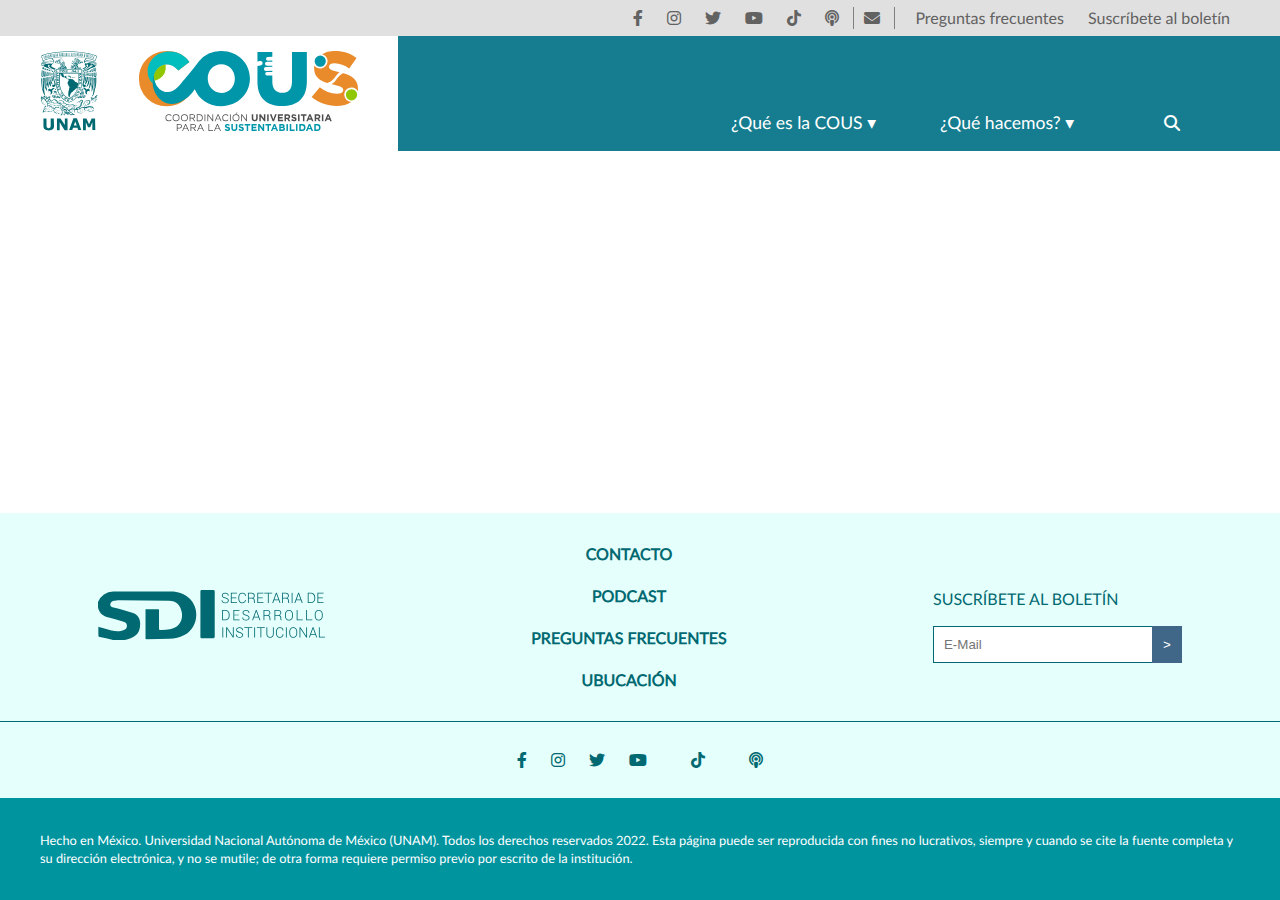
<file: index.html>
<!DOCTYPE html>
<html lang="en">
    <head>
        <meta charset="UTF-8">
        <meta http-equiv="X-UA-Compatible" content="IE=edge">
        <meta name="viewport" content="width=device-width, initial-scale=1.0">
        <link rel="stylesheet" href="css/principal.css"/>
        <link rel="stylesheet" href="css/all.min.css"/>
        <title>COUS</title>
    </head>
    <body>
        <div class="main-container">
            <div class="encabezado-top">
                <div class="redes-sociales">
                    <a href="#">
                        <i class="fa-brands fa-facebook-f"></i>
                        <span>facebook</span>
                    </a>
                    <a href="#">
                        <i class="fa-brands fa-instagram"></i>
                        <span>instagram</span>
                    </a>
                    <a href="#">
                        <i class="fa-brands fa-twitter"></i>
                        <span>twitter</span>
                    </a>
                    <a href="#">
                        <i class="fa-brands fa-youtube"></i>
                        <span>youtube</span>
                    </a>
                    <a href="#">
                        <i class="fa-brands fa-tiktok"></i>
                        <span>tiktok</span>
                    </a>
                    <a href="#">
                        <i class="fa-solid fa-podcast"></i>
                    </a>
                    <a href="#">
                        <i class="fa-solid fa-envelope"></i>
                    </a>

                    <a href="#">
                        Preguntas frecuentes
                    </a>
                    <a href="#">
                        Suscríbete al boletín
                    </a>
                </div>

            </div>
            <div class="encabezado-bottom">
                <div class="logos">
                    <span class="logoUNAM">
                        <a href="#"><img src="img/logo-unam.svg" alt="logo unam"/></a>
                    </span>
                    <span class="logoCOUS">
                        <a href="#"><img src="img/logo-COUS.svg" alt="logo unam"/></a>
                    </span>
                </div>

                <nav role="navigation" class="primary-navigation">
                    <ul>
                        <li>
                            <a class="item" href="#">¿Qué es la COUS &dtrif;</a>
                            <ul class="dropdown">
                                <li>
                                    <a href="#">Por qué una UNAM sustentable</a>
                                </li>
                                <li>
                                    <a href="#">Quiénes somos</a>
                                </li>
                                <li>
                                    <a href="#">Programa de trabajo</a>
                                </li>
                                <li>
                                    <a href="#">Consejo asesor</a>
                                </li>
                                <li>
                                    <a href="#">Marco normativo</a>
                                </li>
                            </ul>
                        </li>
                        <li>
                            <a class="item" href="#">¿Qué hacemos? &dtrif;</a>
                            <ul class="dropdown">
                                <li>
                                    <a href="#">Tareas sustantivas</a>
                                </li>
                                <li>
                                    <a href="#">Campus sustentables</a>
                                </li>
                                <li>
                                    <a href="#">Incidencia para el cambio</a>
                                </li>
                                <li>
                                    <a href="#">Vinculación universitaria</a>
                                </li>
                            </ul>
                        </li>
                    </ul>
                    <a href="#">
                        <i class="fa-solid fa-magnifying-glass"></i>
                    </a>
                </nav>

            </div>

            <div class="contenido-pie">

                <div class="pie-top">
                    <div class="logo-SDI">
                        <a
                            class="enlace-sdi"
                            href="#"
                            target="_blank"
                            title="Secretaria de desarrollo institucional">
                            <img src="img/logo-SDI.svg" alt="logo UNAM">
                            <span>Secretaria de desarrollo institucional</span></a >
                    </div>
                    <div class="enlaces">
                        <ul>
                            <li>
                                <a href="#">
                                    Contacto
                                </a>
                            </li>
                            <li>
                                <a href="#">
                                    Podcast
                                </a>
                            </li>
                            <li>
                                <a href="#">
                                    preguntas frecuentes</li>
                            </a>
                            <li>
                                <a href="#">
                                    ubucación</li>
                            </a>
                        </ul>

                    </div>

                    <div class="container__form">
                        <p>Suscríbete al boletín</p>
                        <form class="form">
                            <input type="email" class="form__field" placeholder="E-Mail"/>
                            <button type="button" class="btn btn--primary btn--inside uppercase">></button>
                        </form>
                    </div>

                </div>
                <div class="pie-middle">
                    <div class="redes-sociales">
                        <a href="#">
                            <i class="fa-brands fa-facebook-f"></i>
                            <span>facebook</span>
                        </a>
                        <a href="#">
                            <i class="fa-brands fa-instagram"></i>
                            <span>instagram</span>
                        </a>
                        <a href="#">
                            <i class="fa-brands fa-twitter"></i>
                            <span>twitter</span>
                        </a>
                        <a href="#">
                            <i class="fa-brands fa-youtube"></i>
                            <span>youtube</span>
                        </a>
                        <a href="#">
                            <i class="fa-brands fa-tiktok"></i>
                            <span>tiktok</span>
                        </a>
                        <a href="#">
                            <i class="fa-solid fa-podcast"></i>
                        </a>
                    </div>
                </div>

                <div class="leyenda">
                    <p>Hecho en México. Universidad Nacional Autónoma de México (UNAM). Todos los
                        derechos reservados 2022. Esta página puede ser reproducida con fines no
                        lucrativos, siempre y cuando se cite la fuente completa y su dirección
                        electrónica, y no se mutile; de otra forma requiere permiso previo por escrito
                        de la institución.</p>

                </div>
                <div class="pie-bottom"></div>

            </div>

        </div>

    </body>
</html>
</file>
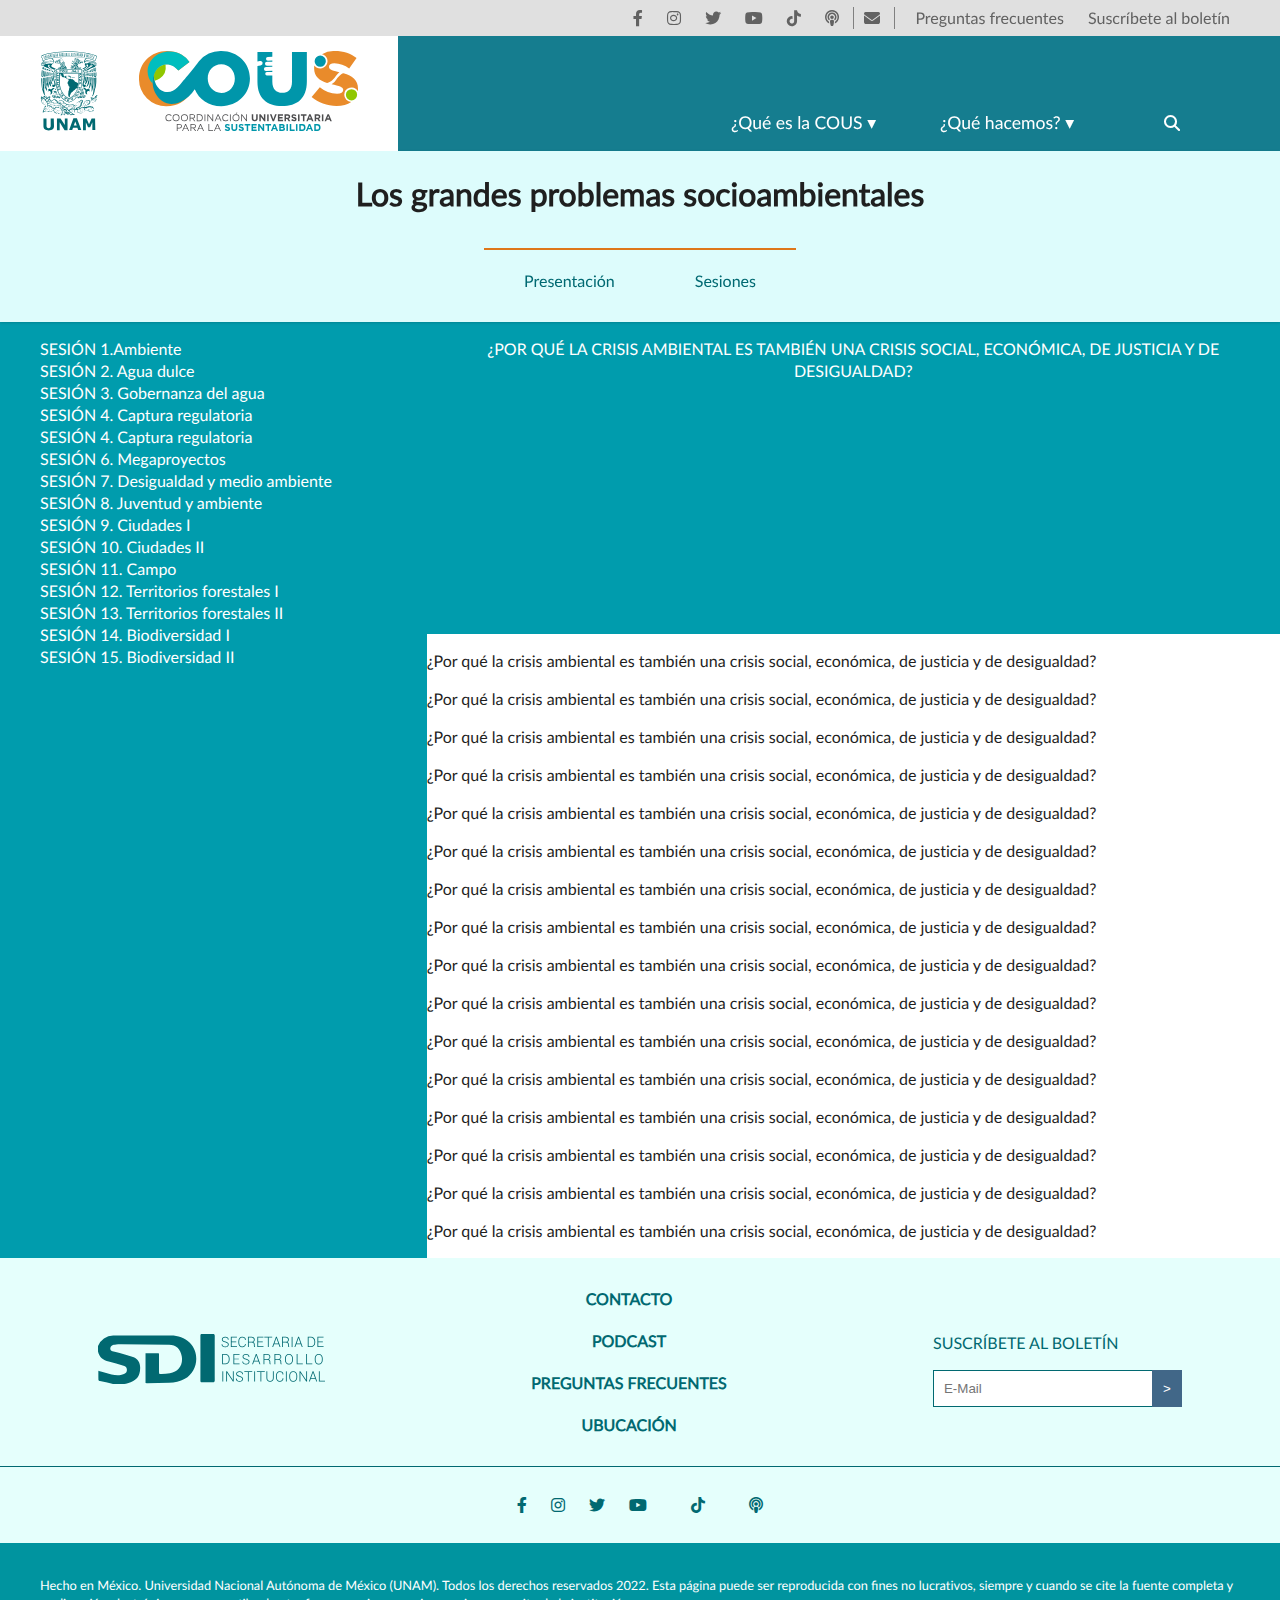
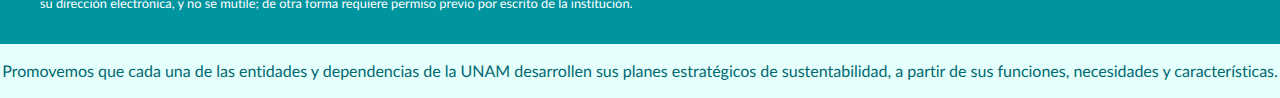
<file: grandes-problemas.html>
<!DOCTYPE html>
<html lang="en">
    <head>
        <meta charset="UTF-8">
        <meta http-equiv="X-UA-Compatible" content="IE=edge">
        <meta name="viewport" content="width=device-width, initial-scale=1.0">
        <link rel="stylesheet" href="css/principal.css"/>
        <link rel="stylesheet" href="css/all.min.css"/>
        <title>COUS</title>
    </head>
    <body>
        <div class="main-container grandes-problemas">
            <header>
                <div class="encabezado-top">
                    <div class="redes-sociales">
                        <a href="#">
                            <i class="fa-brands fa-facebook-f"></i>
                            <span>facebook</span>
                        </a>
                        <a href="#">
                            <i class="fa-brands fa-instagram"></i>
                            <span>instagram</span>
                        </a>
                        <a href="#">
                            <i class="fa-brands fa-twitter"></i>
                            <span>twitter</span>
                        </a>
                        <a href="#">
                            <i class="fa-brands fa-youtube"></i>
                            <span>youtube</span>
                        </a>
                        <a href="#">
                            <i class="fa-brands fa-tiktok"></i>
                            <span>tiktok</span>
                        </a>
                        <a href="#">
                            <i class="fa-solid fa-podcast"></i>
                        </a>
                        <a href="#">
                            <i class="fa-solid fa-envelope"></i>
                        </a>

                        <a href="#">
                            Preguntas frecuentes
                        </a>
                        <a href="#">
                            Suscríbete al boletín
                        </a>
                    </div>

                </div>
                <div class="encabezado-bottom">
                    <div class="logos">
                        <span class="logoUNAM">
                            <a href="#"><img src="img/logo-unam.svg" alt="logo unam"/></a>
                        </span>
                        <span class="logoCOUS">
                            <a href="#"><img src="img/logo-COUS.svg" alt="logo unam"/></a>
                        </span>
                    </div>

                    <nav role="navigation" class="primary-navigation">
                        <ul>
                            <li>
                                <a class="item" href="#">¿Qué es la COUS &dtrif;</a>
                                <ul class="dropdown">
                                    <li>
                                        <a href="#">Por qué una UNAM sustentable</a>
                                    </li>
                                    <li>
                                        <a href="#">Quiénes somos</a>
                                    </li>
                                    <li>
                                        <a href="#">Programa de trabajo</a>
                                    </li>
                                    <li>
                                        <a href="#">Consejo asesor</a>
                                    </li>
                                    <li>
                                        <a href="#">Marco normativo</a>
                                    </li>
                                </ul>
                            </li>
                            <li>
                                <a class="item" href="#">¿Qué hacemos? &dtrif;</a>
                                <ul class="dropdown">
                                    <li>
                                        <a href="#">Tareas sustantivas</a>
                                    </li>
                                    <li>
                                        <a href="#">Campus sustentables</a>
                                    </li>
                                    <li>
                                        <a href="#">Incidencia para el cambio</a>
                                    </li>
                                    <li>
                                        <a href="#">Vinculación universitaria</a>
                                    </li>
                                </ul>
                            </li>
                        </ul>
                        <a href="#">
                            <i class="fa-solid fa-magnifying-glass"></i>
                        </a>
                    </nav>

                </div>

                <div class="menu-secundario">
                    <h1>Los grandes problemas socioambientales</h1>

                    <ul>
                        <li>
                            <a href="#">Presentación</a>
                        </li>
                        <li>
                            <a href="#">Sesiones</a>
                        </li>
                    </ul>

                </div>
            </header>

            <div class="contendedor-secundario">

                <div class="contenedor-info">
                    <div class="container">
                        <div class="menu-activades">
                            <ul>
                                <li>SESIÓN 1.Ambiente</li>
                                <li>SESIÓN 2. Agua dulce</li>
                                <li>SESIÓN 3. Gobernanza del agua</li>
                                <li>SESIÓN 4. Captura regulatoria</li>
                                <li>SESIÓN 4. Captura regulatoria</li>
                                <li>SESIÓN 6. Megaproyectos</li>
                                <li>SESIÓN 7. Desigualdad y medio ambiente</li>
                                <li>SESIÓN  8. Juventud y ambiente</li>
                                <li>SESIÓN 9. Ciudades I</li>
                                <li>SESIÓN 10. Ciudades II</li>
                                <li>SESIÓN 11. Campo</li>
                                <li>SESIÓN 12. Territorios forestales I</li>
                                <li>SESIÓN 13. Territorios forestales II</li>
                                <li>SESIÓN 14. Biodiversidad I</li>
                                <li>SESIÓN 15. Biodiversidad II</li>
                            </ul>
                        </div>
                        <div class="header-actvidades">
                            <p>¿Por qué la crisis ambiental es también una crisis social, económica, de justicia y de desigualdad?
                            </p>
                        </div>
                        <div class="contenido-actividades">

                            <p>¿Por qué la crisis ambiental es también una crisis social, económica, de justicia y de desigualdad?
                            </p>
                            <p>¿Por qué la crisis ambiental es también una crisis social, económica, de justicia y de desigualdad?
                            </p>
                            <p>¿Por qué la crisis ambiental es también una crisis social, económica, de justicia y de desigualdad?
                            </p>
                            <p>¿Por qué la crisis ambiental es también una crisis social, económica, de justicia y de desigualdad?
                            </p>
                            <p>¿Por qué la crisis ambiental es también una crisis social, económica, de justicia y de desigualdad?
                            </p>
                            <p>¿Por qué la crisis ambiental es también una crisis social, económica, de justicia y de desigualdad?
                            </p> <p>¿Por qué la crisis ambiental es también una crisis social, económica, de justicia y de desigualdad?
                            </p> <p>¿Por qué la crisis ambiental es también una crisis social, económica, de justicia y de desigualdad?
                            </p> <p>¿Por qué la crisis ambiental es también una crisis social, económica, de justicia y de desigualdad?
                            </p> <p>¿Por qué la crisis ambiental es también una crisis social, económica, de justicia y de desigualdad?
                            </p> <p>¿Por qué la crisis ambiental es también una crisis social, económica, de justicia y de desigualdad?
                            </p> <p>¿Por qué la crisis ambiental es también una crisis social, económica, de justicia y de desigualdad?
                            </p> <p>¿Por qué la crisis ambiental es también una crisis social, económica, de justicia y de desigualdad?
                            </p> <p>¿Por qué la crisis ambiental es también una crisis social, económica, de justicia y de desigualdad?
                            </p> <p>¿Por qué la crisis ambiental es también una crisis social, económica, de justicia y de desigualdad?
                            </p> <p>¿Por qué la crisis ambiental es también una crisis social, económica, de justicia y de desigualdad?
                            </p>

                            
                        </div>
                      </div>
                    </div>
                 
                </div>
    
        </div>

        <div class="contenido-pie">

            <div class="pie-top">
                <div class="logo-SDI">
                    <a
                        class="enlace-sdi"
                        href="#"
                        target="_blank"
                        title="Secretaria de desarrollo institucional">
                        <img src="img/logo-SDI.svg" alt="logo UNAM">
                        <span>Secretaria de desarrollo institucional</span></a >
                </div>
                <div class="enlaces">
                    <ul>
                        <li>
                            <a href="#">
                                Contacto
                            </a>
                        </li>
                        <li>
                            <a href="#">
                                Podcast
                            </a>
                        </li>
                        <li>
                            <a href="#">
                                preguntas frecuentes</li>
                        </a>
                        <li>
                            <a href="#">
                                ubucación</li>
                        </a>
                    </ul>

                </div>

                <div class="container__form">
                    <p>Suscríbete al boletín</p>
                    <form class="form">
                        <input type="email" class="form__field" placeholder="E-Mail"/>
                        <button type="button" class="btn btn--primary btn--inside uppercase">></button>
                    </form>
                </div>

            </div>
            <div class="pie-middle">
                <div class="redes-sociales">
                    <a href="#">
                        <i class="fa-brands fa-facebook-f"></i>
                        <span>facebook</span>
                    </a>
                    <a href="#">
                        <i class="fa-brands fa-instagram"></i>
                        <span>instagram</span>
                    </a>
                    <a href="#">
                        <i class="fa-brands fa-twitter"></i>
                        <span>twitter</span>
                    </a>
                    <a href="#">
                        <i class="fa-brands fa-youtube"></i>
                        <span>youtube</span>
                    </a>
                    <a href="#">
                        <i class="fa-brands fa-tiktok"></i>
                        <span>tiktok</span>
                    </a>
                    <a href="#">
                        <i class="fa-solid fa-podcast"></i>
                    </a>
                </div>
            </div>

            <div class="leyenda">
                <p>Hecho en México. Universidad Nacional Autónoma de México (UNAM). Todos los
                    derechos reservados 2022. Esta página puede ser reproducida con fines no
                    lucrativos, siempre y cuando se cite la fuente completa y su dirección
                    electrónica, y no se mutile; de otra forma requiere permiso previo por escrito
                    de la institución.</p>

            </div>
            <div class="pie-bottom"></div>
            <p>Promovemos que cada una de las entidades y dependencias de la UNAM
                desarrollen sus planes estratégicos de sustentabilidad, a partir de sus
                funciones, necesidades y características.</p>
        </div>

    </div>

</body>
</html>
</file>
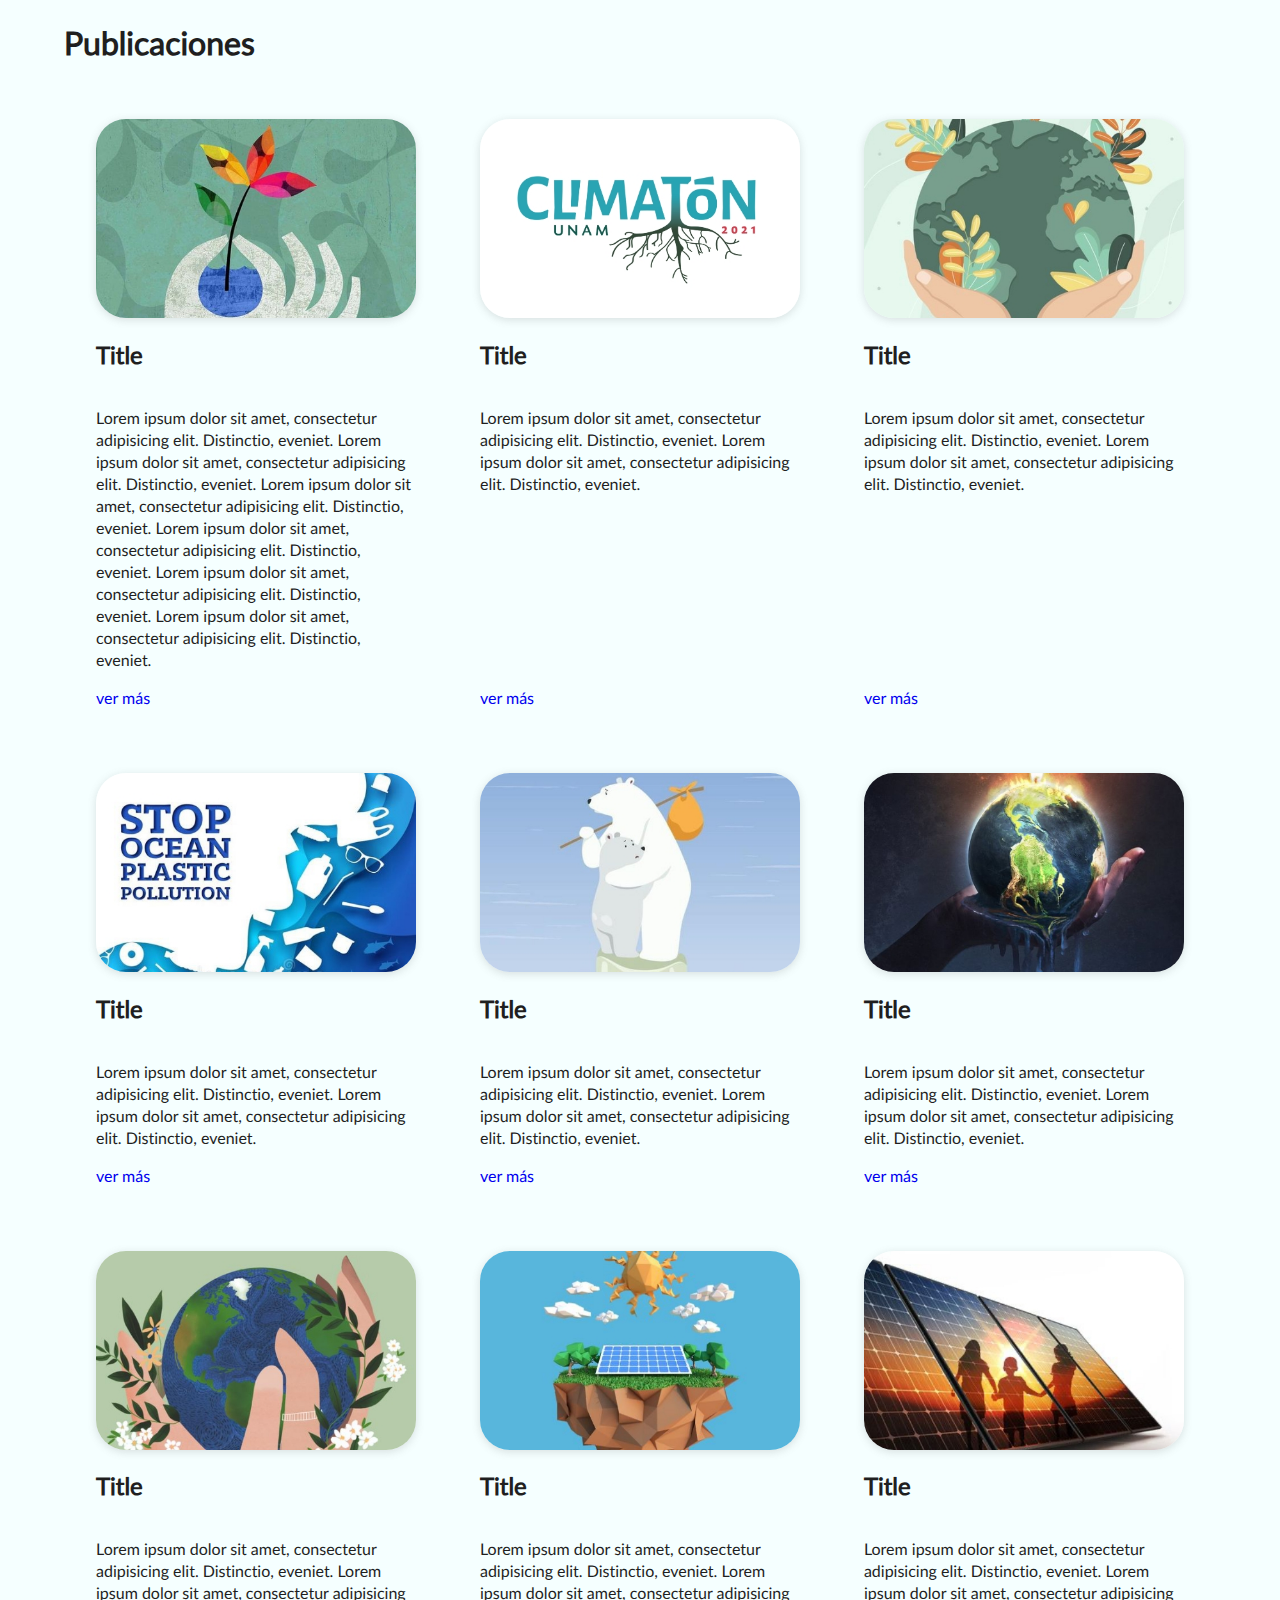
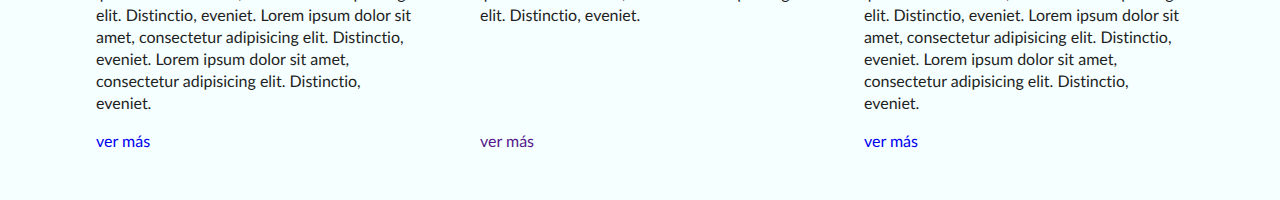
<file: publicaciones.html>
<!DOCTYPE html>
<html lang="en">
    <head>
        <meta charset="UTF-8">
        <meta http-equiv="X-UA-Compatible" content="IE=edge">
        <meta name="viewport" content="width=device-width, initial-scale=1.0">
        <link rel="stylesheet" href="css/principal.css"/>
        <title>Publicaciones</title>
    </head>
    <body>
        <div class="container-publicaciones">

            <h1>Publicaciones</h1>

            <ul class="lista">
                <li class="lista-item">
                    <div class="lista-content">
                        <img src="img/p1.jpg" alt="imagen1"/>
                        <h2>Title</h2>
                        <p>Lorem ipsum dolor sit amet, consectetur adipisicing elit. Distinctio, eveniet.
                            Lorem ipsum dolor sit amet, consectetur adipisicing elit. Distinctio, eveniet.
                            Lorem ipsum dolor sit amet, consectetur adipisicing elit. Distinctio, eveniet.
                            Lorem ipsum dolor sit amet, consectetur adipisicing elit. Distinctio, eveniet.
                            Lorem ipsum dolor sit amet, consectetur adipisicing elit. Distinctio, eveniet.
                            Lorem ipsum dolor sit amet, consectetur adipisicing elit. Distinctio, eveniet.
                        </p>

                        <a href="#">ver más</a>
                    </div>
                </li>

                <li class="lista-item">
                    <div class="lista-content">
                        <img src="img/p2.jpg" alt="imagen1"/>
                        <h2>Title</h2>
                        <p>Lorem ipsum dolor sit amet, consectetur adipisicing elit. Distinctio, eveniet.
                            Lorem ipsum dolor sit amet, consectetur adipisicing elit. Distinctio, eveniet.
                        </p>

                        <a href="#">ver más</a>
                    </div>
                </li>

                <li class="lista-item">
                    <div class="lista-content">
                        <img src="img/p3.jpg" alt="imagen1"/>
                        <h2>Title</h2>
                        <p>Lorem ipsum dolor sit amet, consectetur adipisicing elit. Distinctio, eveniet.
                            Lorem ipsum dolor sit amet, consectetur adipisicing elit. Distinctio, eveniet.
                        </p>

                        <a href="#">ver más</a>
                    </div>
                </li>

                <li class="lista-item">
                    <div class="lista-content">
                        <img src="img/p4.jpg" alt="imagen1"/>
                        <h2>Title</h2>
                        <p>Lorem ipsum dolor sit amet, consectetur adipisicing elit. Distinctio, eveniet.
                            Lorem ipsum dolor sit amet, consectetur adipisicing elit. Distinctio, eveniet.
                        </p>

                        <a href="#">ver más</a>
                    </div>
                </li>

                <li class="lista-item">
                    <div class="lista-content">
                        <img src="img/p5.jpg" alt="imagen1"/>
                        <h2>Title</h2>
                        <p>Lorem ipsum dolor sit amet, consectetur adipisicing elit. Distinctio, eveniet.
                            Lorem ipsum dolor sit amet, consectetur adipisicing elit. Distinctio, eveniet.
                        </p>

                        <a href="#">ver más</a>
                    </div>
                </li>

                <li class="lista-item">
                    <div class="lista-content">
                        <img src="img/p6.jpg" alt="imagen1"/>
                        <h2>Title</h2>
                        <p>Lorem ipsum dolor sit amet, consectetur adipisicing elit. Distinctio, eveniet.
                            Lorem ipsum dolor sit amet, consectetur adipisicing elit. Distinctio, eveniet.
                        </p>

                        <a href="#">ver más</a>
                    </div>
                </li>

                <li class="lista-item">
                    <div class="lista-content">
                        <img src="img/p7.jpg" alt="imagen1"/>
                        <h2>Title</h2>
                        <p>Lorem ipsum dolor sit amet, consectetur adipisicing elit. Distinctio, eveniet.
                            Lorem ipsum dolor sit amet, consectetur adipisicing elit. Distinctio, eveniet.
                            Lorem ipsum dolor sit amet, consectetur adipisicing elit. Distinctio, eveniet.
                            Lorem ipsum dolor sit amet, consectetur adipisicing elit. Distinctio, eveniet.
                        </p>

                        <a href="#">ver más</a>
                    </div>
                </li>

                <li class="lista-item">
                    <div class="lista-content">
                        <img src="img/p8.jpg" alt="imagen1"/>
                        <h2>Title</h2>
                        <p>Lorem ipsum dolor sit amet, consectetur adipisicing elit. Distinctio, eveniet.
                            Lorem ipsum dolor sit amet, consectetur adipisicing elit. Distinctio, eveniet.
                        </p>

                        <a href="">ver más</a>
                    </div>
                </li>
                <li class="lista-item">
                    <div class="lista-content">
                        <img src="img/p9.jpg" alt="imagen1"/>
                        <h2>Title</h2>
                        <p>Lorem ipsum dolor sit amet, consectetur adipisicing elit. Distinctio, eveniet.
                            Lorem ipsum dolor sit amet, consectetur adipisicing elit. Distinctio, eveniet.
                            Lorem ipsum dolor sit amet, consectetur adipisicing elit. Distinctio, eveniet.
                            Lorem ipsum dolor sit amet, consectetur adipisicing elit. Distinctio, eveniet.
                        </p>

                        <a href="#">ver más</a>
                    </div>
                </li>

            </ul>

        </div>

    </body>
</html>
</file>
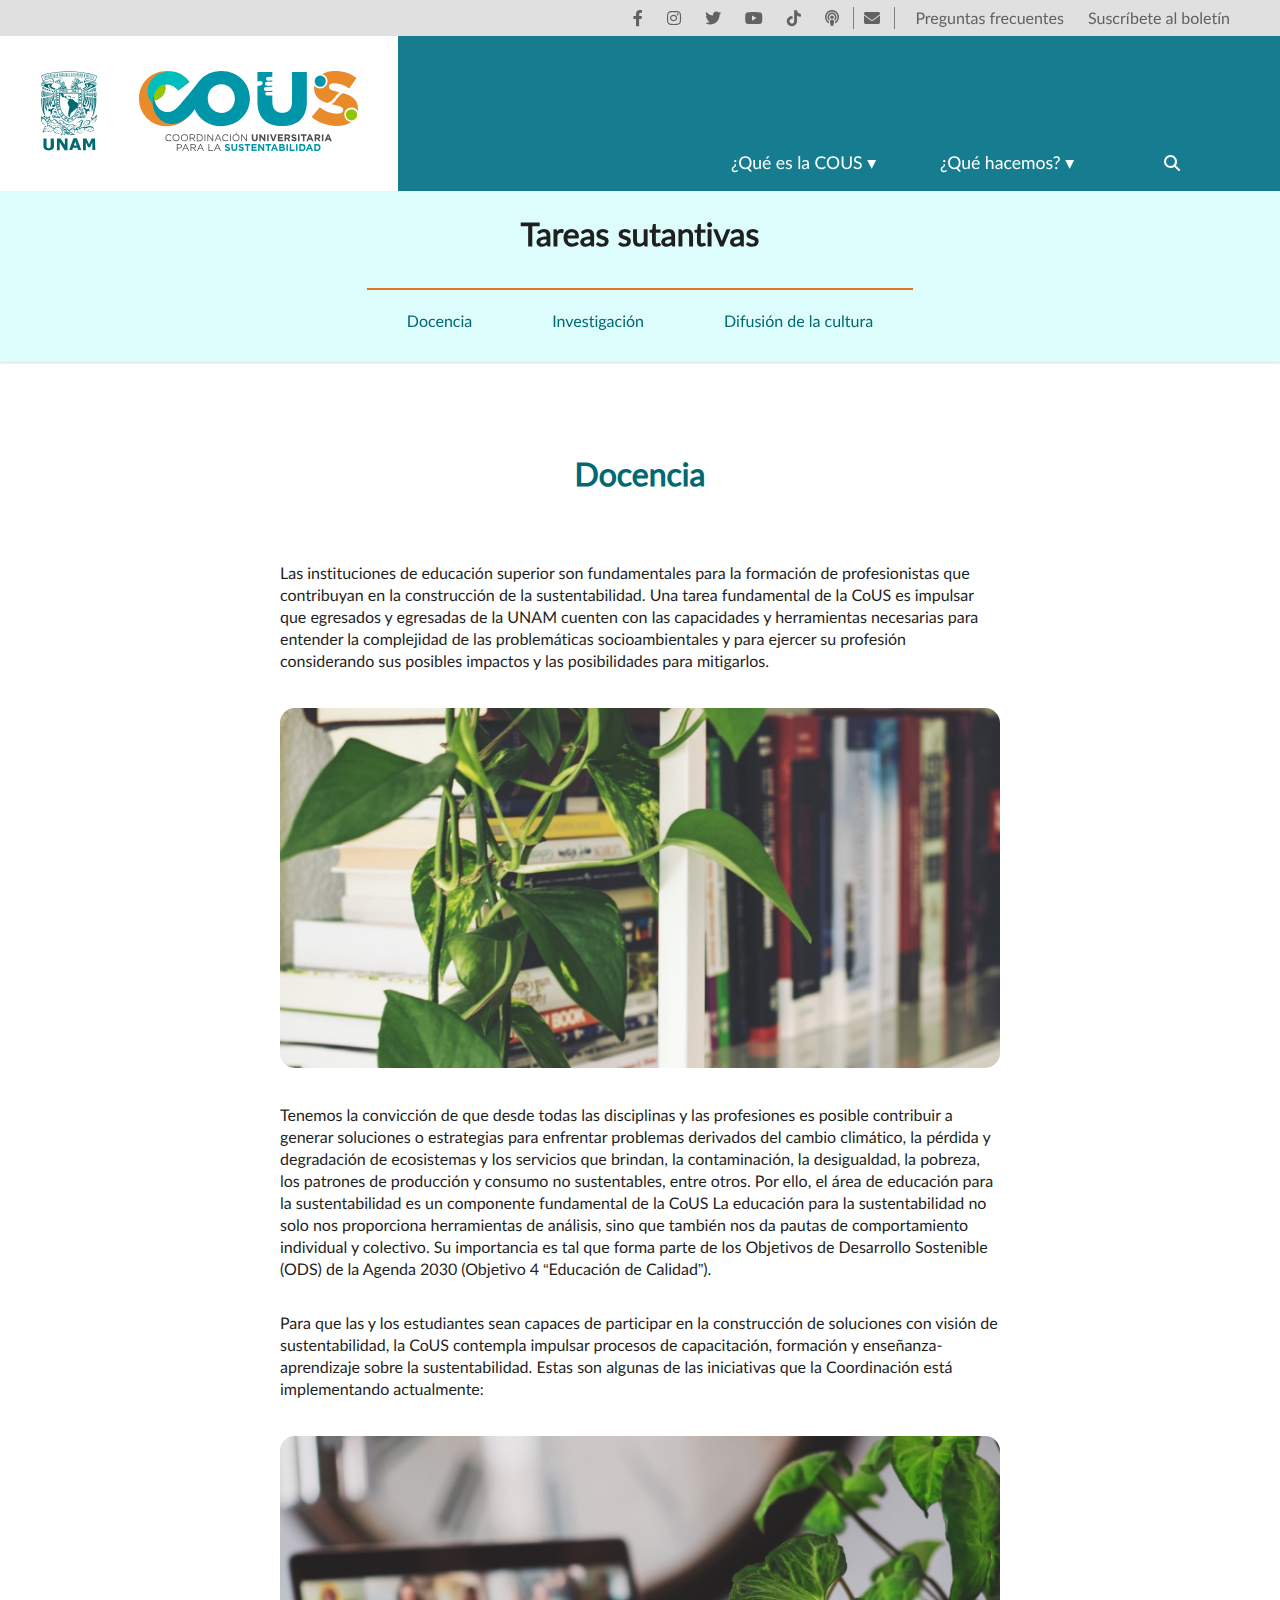
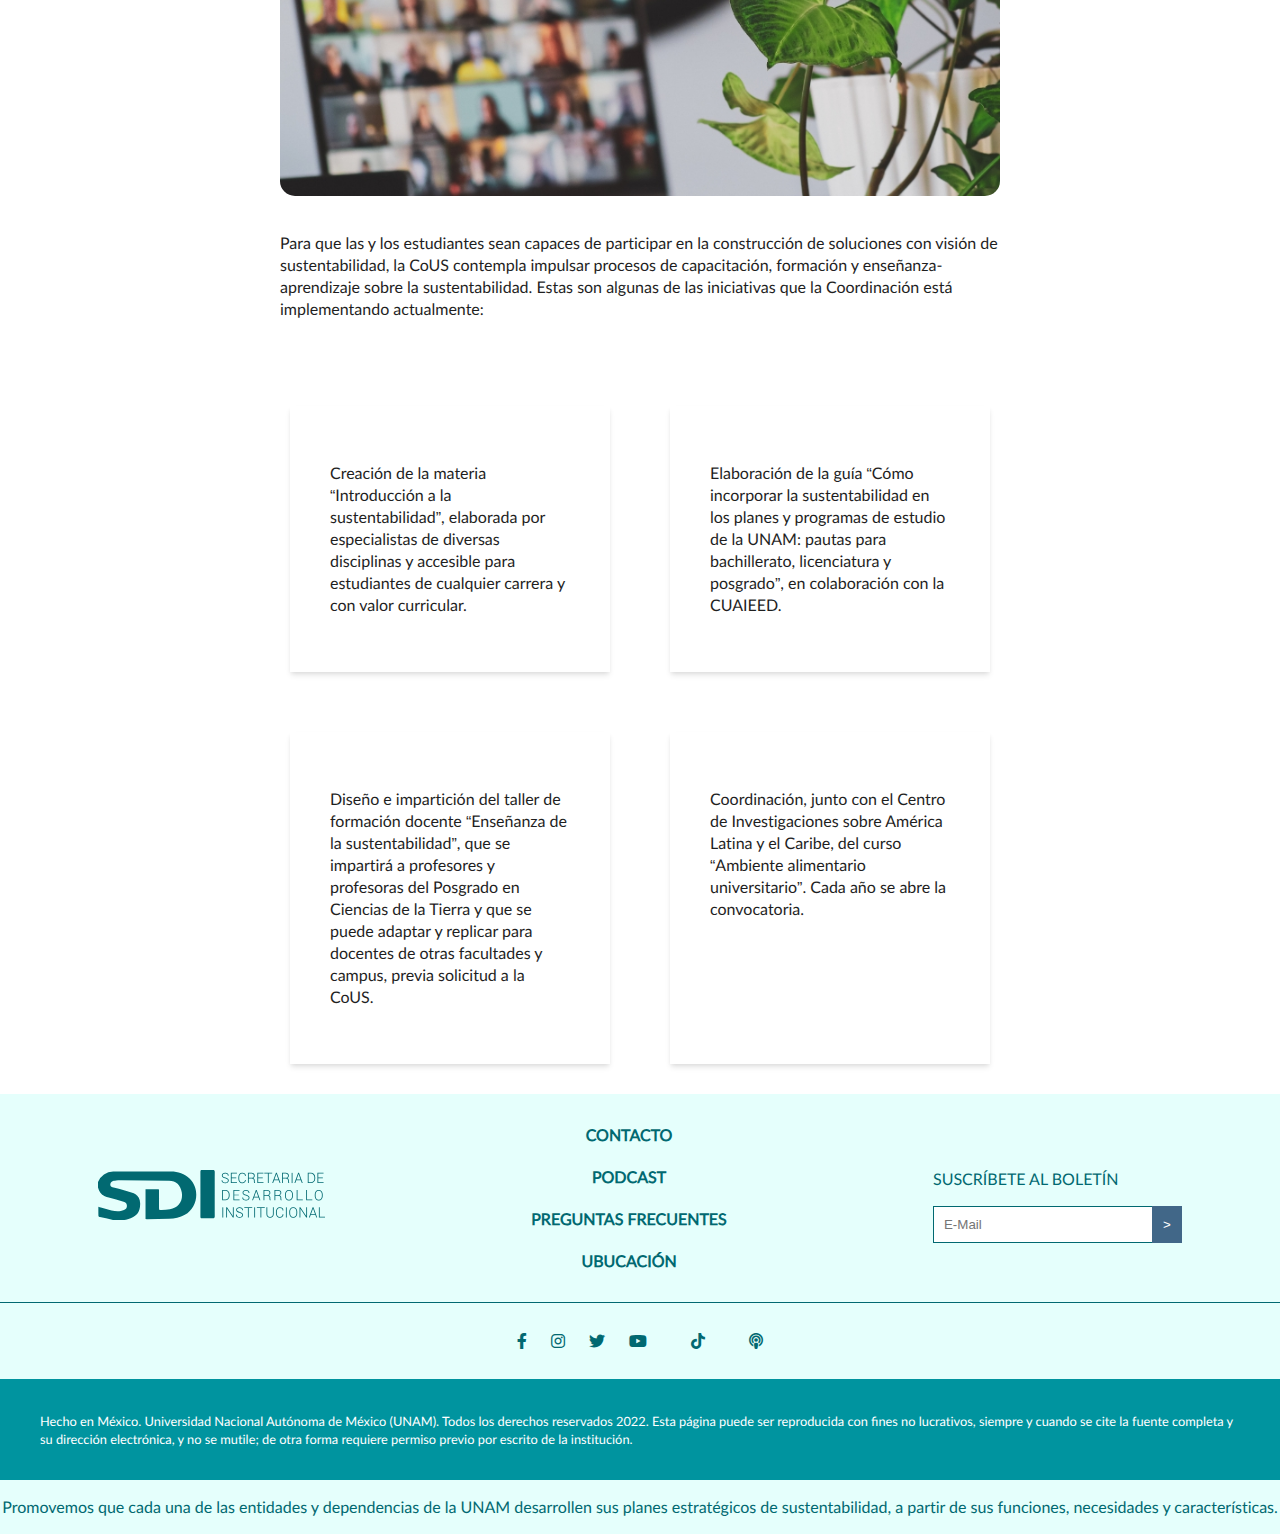
<file: tareas-sustantivas.html>
<!DOCTYPE html>
<html lang="en">
    <head>
        <meta charset="UTF-8">
        <meta http-equiv="X-UA-Compatible" content="IE=edge">
        <meta name="viewport" content="width=device-width, initial-scale=1.0">
        <link rel="stylesheet" href="css/principal.css"/>
        <link rel="stylesheet" href="css/all.min.css"/>
        <title>COUS</title>
    </head>
    <body>
        <div class="main-container tareas-sustantivas">
            <header>
                <div class="encabezado-top">
                    <div class="redes-sociales">
                        <a href="#">
                            <i class="fa-brands fa-facebook-f"></i>
                            <span>facebook</span>
                        </a>
                        <a href="#">
                            <i class="fa-brands fa-instagram"></i>
                            <span>instagram</span>
                        </a>
                        <a href="#">
                            <i class="fa-brands fa-twitter"></i>
                            <span>twitter</span>
                        </a>
                        <a href="#">
                            <i class="fa-brands fa-youtube"></i>
                            <span>youtube</span>
                        </a>
                        <a href="#">
                            <i class="fa-brands fa-tiktok"></i>
                            <span>tiktok</span>
                        </a>
                        <a href="#">
                            <i class="fa-solid fa-podcast"></i>
                        </a>
                        <a href="#">
                            <i class="fa-solid fa-envelope"></i>
                        </a>

                        <a href="#">
                            Preguntas frecuentes
                        </a>
                        <a href="#">
                            Suscríbete al boletín
                        </a>
                    </div>

                </div>
                <div class="encabezado-bottom">
                    <div class="logos">
                        <span class="logoUNAM">
                            <a href="#"><img src="img/logo-unam.svg" alt="logo unam"/></a>
                        </span>
                        <span class="logoCOUS">
                            <a href="#"><img src="img/logo-COUS.svg" alt="logo unam"/></a>
                        </span>
                    </div>

                    <nav role="navigation" class="primary-navigation">
                        <ul>
                            <li>
                                <a class="item" href="#">¿Qué es la COUS &dtrif;</a>
                                <ul class="dropdown">
                                    <li>
                                        <a href="#">Por qué una UNAM sustentable</a>
                                    </li>
                                    <li>
                                        <a href="#">Quiénes somos</a>
                                    </li>
                                    <li>
                                        <a href="#">Programa de trabajo</a>
                                    </li>
                                    <li>
                                        <a href="#">Consejo asesor</a>
                                    </li>
                                    <li>
                                        <a href="#">Marco normativo</a>
                                    </li>
                                </ul>
                            </li>
                            <li>
                                <a class="item" href="#">¿Qué hacemos? &dtrif;</a>
                                <ul class="dropdown">
                                    <li>
                                        <a href="#">Tareas sustantivas</a>
                                    </li>
                                    <li>
                                        <a href="#">Campus sustentables</a>
                                    </li>
                                    <li>
                                        <a href="#">Incidencia para el cambio</a>
                                    </li>
                                    <li>
                                        <a href="#">Vinculación universitaria</a>
                                    </li>
                                </ul>
                            </li>
                        </ul>
                        <a href="#">
                            <i class="fa-solid fa-magnifying-glass"></i>
                        </a>
                    </nav>

                </div>

                <div class="menu-secundario">
                    <h1>Tareas sutantivas</h1>

                    <ul>
                        <li>
                            <a href="#">Docencia</a>
                        </li>
                        <li>
                            <a href="#">Investigación</a>
                        </li>
                        <li>
                            <a href="#">Difusión de la cultura</a>
                        </li>
                    </ul>

                </div>
            </header>

            <div class="contendedor-secundario">

                <div class="contenedor-info">
                    <h1>Docencia</h1>
                    <p>Las instituciones de educación superior son fundamentales para la formación
                        de profesionistas que contribuyan en la construcción de la sustentabilidad. Una
                        tarea fundamental de la CoUS es impulsar que egresados y egresadas de la UNAM
                        cuenten con las capacidades y herramientas necesarias para entender la
                        complejidad de las problemáticas socioambientales y para ejercer su profesión
                        considerando sus posibles impactos y las posibilidades para mitigarlos.</p>

                    <img src="img/1sus.jpg" alt="img1">

                    <p>Tenemos la convicción de que desde todas las disciplinas y las profesiones es
                        posible contribuir a generar soluciones o estrategias para enfrentar problemas
                        derivados del cambio climático, la pérdida y degradación de ecosistemas y los
                        servicios que brindan, la contaminación, la desigualdad, la pobreza, los
                        patrones de producción y consumo no sustentables, entre otros. Por ello, el área
                        de educación para la sustentabilidad es un componente fundamental de la CoUS La
                        educación para la sustentabilidad no solo nos proporciona herramientas de
                        análisis, sino que también nos da pautas de comportamiento individual y
                        colectivo. Su importancia es tal que forma parte de los Objetivos de Desarrollo
                        Sostenible (ODS) de la Agenda 2030 (Objetivo 4 “Educación de Calidad”).</p>
                    <p>Para que las y los estudiantes sean capaces de participar en la construcción
                        de soluciones con visión de sustentabilidad, la CoUS contempla impulsar procesos
                        de capacitación, formación y enseñanza-aprendizaje sobre la sustentabilidad.
                        Estas son algunas de las iniciativas que la Coordinación está implementando
                        actualmente:</p>
                    <img src="img/2sus.jpg" alt="img2">
                    <p>Para que las y los estudiantes sean capaces de participar en la construcción
                        de soluciones con visión de sustentabilidad, la CoUS contempla impulsar procesos
                        de capacitación, formación y enseñanza-aprendizaje sobre la sustentabilidad.
                        Estas son algunas de las iniciativas que la Coordinación está implementando
                        actualmente:</p>
                </div>

                <div class="bloques">
                    <div class="bloq-info">
                        <p>Creación de la materia “Introducción a la sustentabilidad”, elaborada por
                            especialistas de diversas disciplinas y accesible para estudiantes de cualquier
                            carrera y con valor curricular.</p>
                    </div>
                    <div class="bloq-info">
                        <p>Elaboración de la guía “Cómo incorporar la sustentabilidad en los planes y
                            programas de estudio de la UNAM: pautas para bachillerato, licenciatura y
                            posgrado”, en colaboración con la CUAIEED.</p>
                    </div>
                    <div class="bloq-info">
                        <p>Diseño e impartición del taller de formación docente “Enseñanza de la
                            sustentabilidad”, que se impartirá a profesores y profesoras del Posgrado en
                            Ciencias de la Tierra y que se puede adaptar y replicar para docentes de otras
                            facultades y campus, previa solicitud a la CoUS.</p>
                    </div>
                    <div class="bloq-info">
                        <p>Coordinación, junto con el Centro de Investigaciones
                        sobre América Latina y el Caribe, del curso “Ambiente alimentario
                        universitario”. Cada año se abre la convocatoria.</p>
                    </div>

                </div>
            </div>

        </div>

        <div class="contenido-pie">

            <div class="pie-top">
                <div class="logo-SDI">
                    <a
                        class="enlace-sdi"
                        href="#"
                        target="_blank"
                        title="Secretaria de desarrollo institucional">
                        <img src="img/logo-SDI.svg" alt="logo UNAM">
                        <span>Secretaria de desarrollo institucional</span></a >
                </div>
                <div class="enlaces">
                    <ul>
                        <li>
                            <a href="#">
                                Contacto
                            </a>
                        </li>
                        <li>
                            <a href="#">
                                Podcast
                            </a>
                        </li>
                        <li>
                            <a href="#">
                                preguntas frecuentes</li>
                        </a>
                        <li>
                            <a href="#">
                                ubucación</li>
                        </a>
                    </ul>

                </div>

                <div class="container__form">
                    <p>Suscríbete al boletín</p>
                    <form class="form">
                        <input type="email" class="form__field" placeholder="E-Mail"/>
                        <button type="button" class="btn btn--primary btn--inside uppercase">></button>
                    </form>
                </div>

            </div>
            <div class="pie-middle">
                <div class="redes-sociales">
                    <a href="#">
                        <i class="fa-brands fa-facebook-f"></i>
                        <span>facebook</span>
                    </a>
                    <a href="#">
                        <i class="fa-brands fa-instagram"></i>
                        <span>instagram</span>
                    </a>
                    <a href="#">
                        <i class="fa-brands fa-twitter"></i>
                        <span>twitter</span>
                    </a>
                    <a href="#">
                        <i class="fa-brands fa-youtube"></i>
                        <span>youtube</span>
                    </a>
                    <a href="#">
                        <i class="fa-brands fa-tiktok"></i>
                        <span>tiktok</span>
                    </a>
                    <a href="#">
                        <i class="fa-solid fa-podcast"></i>
                    </a>
                </div>
            </div>

            <div class="leyenda">
                <p>Hecho en México. Universidad Nacional Autónoma de México (UNAM). Todos los
                    derechos reservados 2022. Esta página puede ser reproducida con fines no
                    lucrativos, siempre y cuando se cite la fuente completa y su dirección
                    electrónica, y no se mutile; de otra forma requiere permiso previo por escrito
                    de la institución.</p>

            </div>
            <div class="pie-bottom"></div>
            <p>Promovemos que cada una de las entidades y dependencias de la UNAM
                desarrollen sus planes estratégicos de sustentabilidad, a partir de sus
                funciones, necesidades y características.</p>
        </div>

    </div>

</body>
</html>
</file>
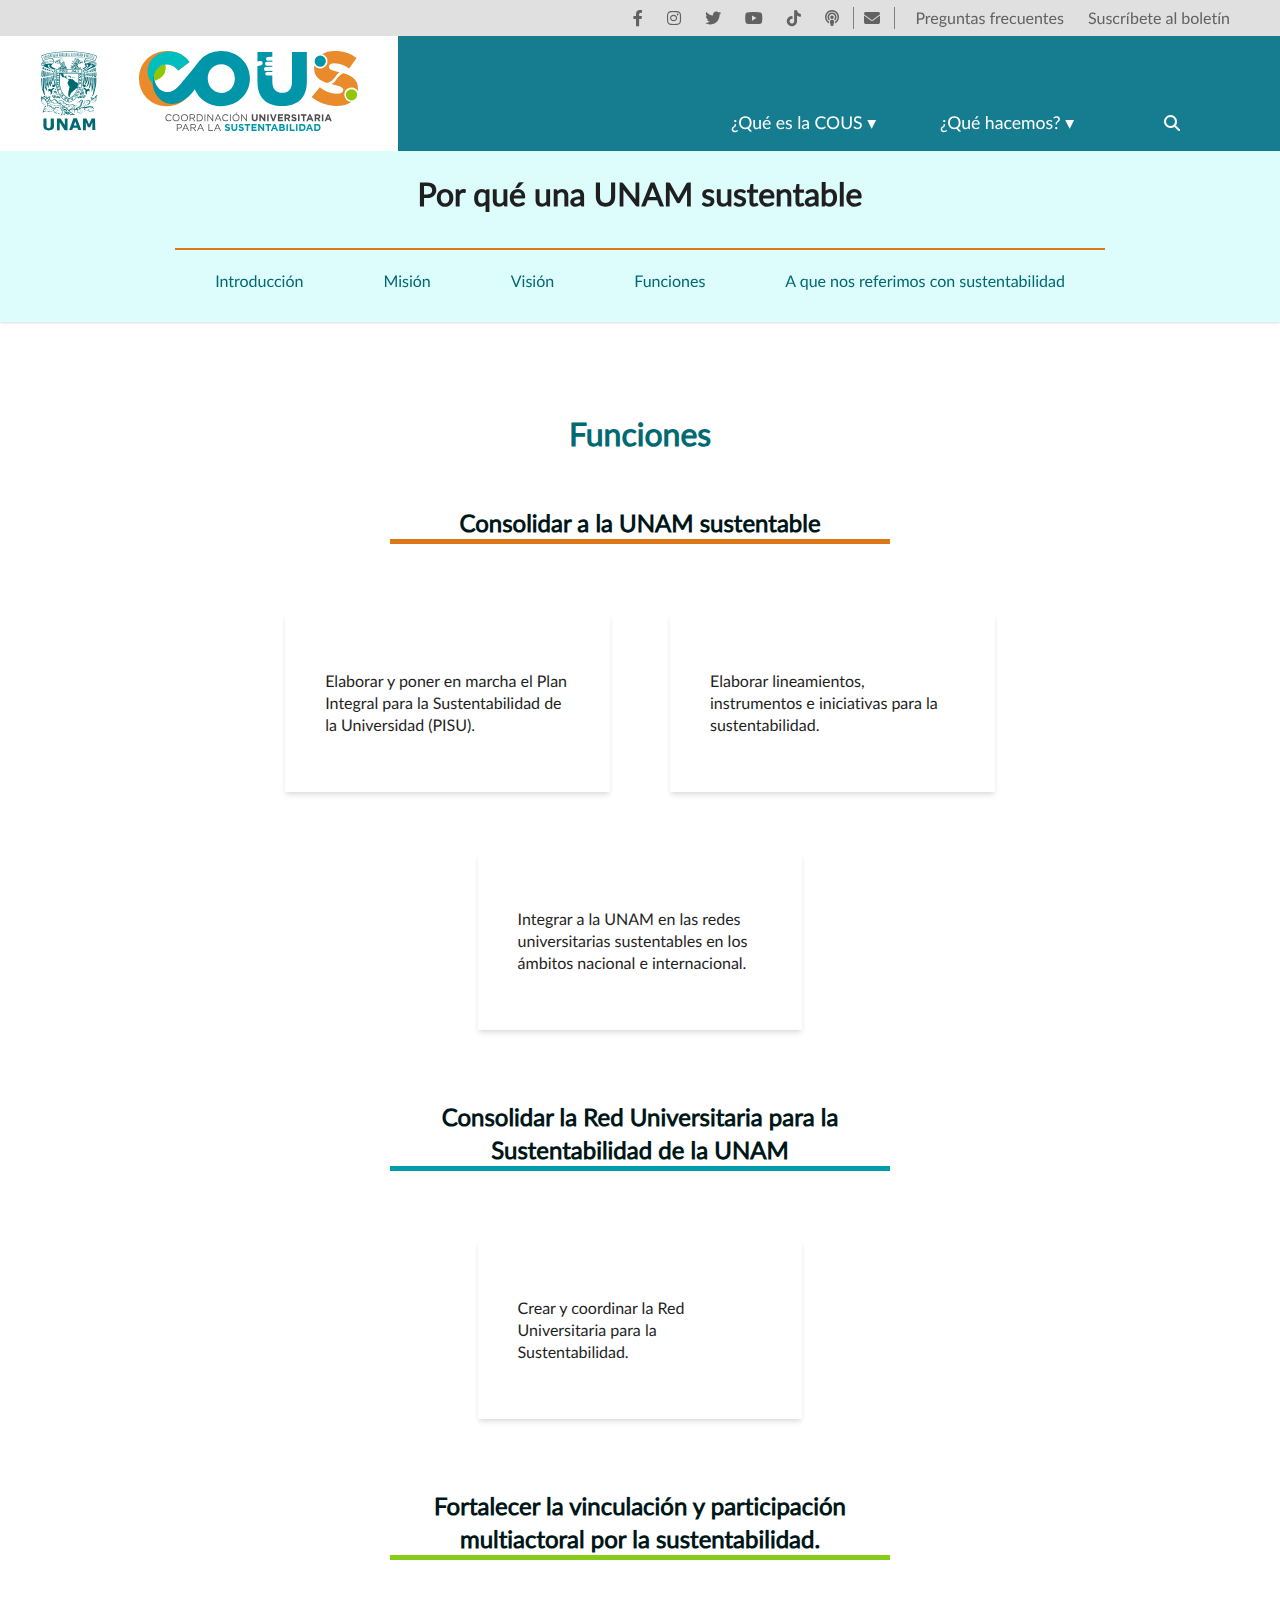
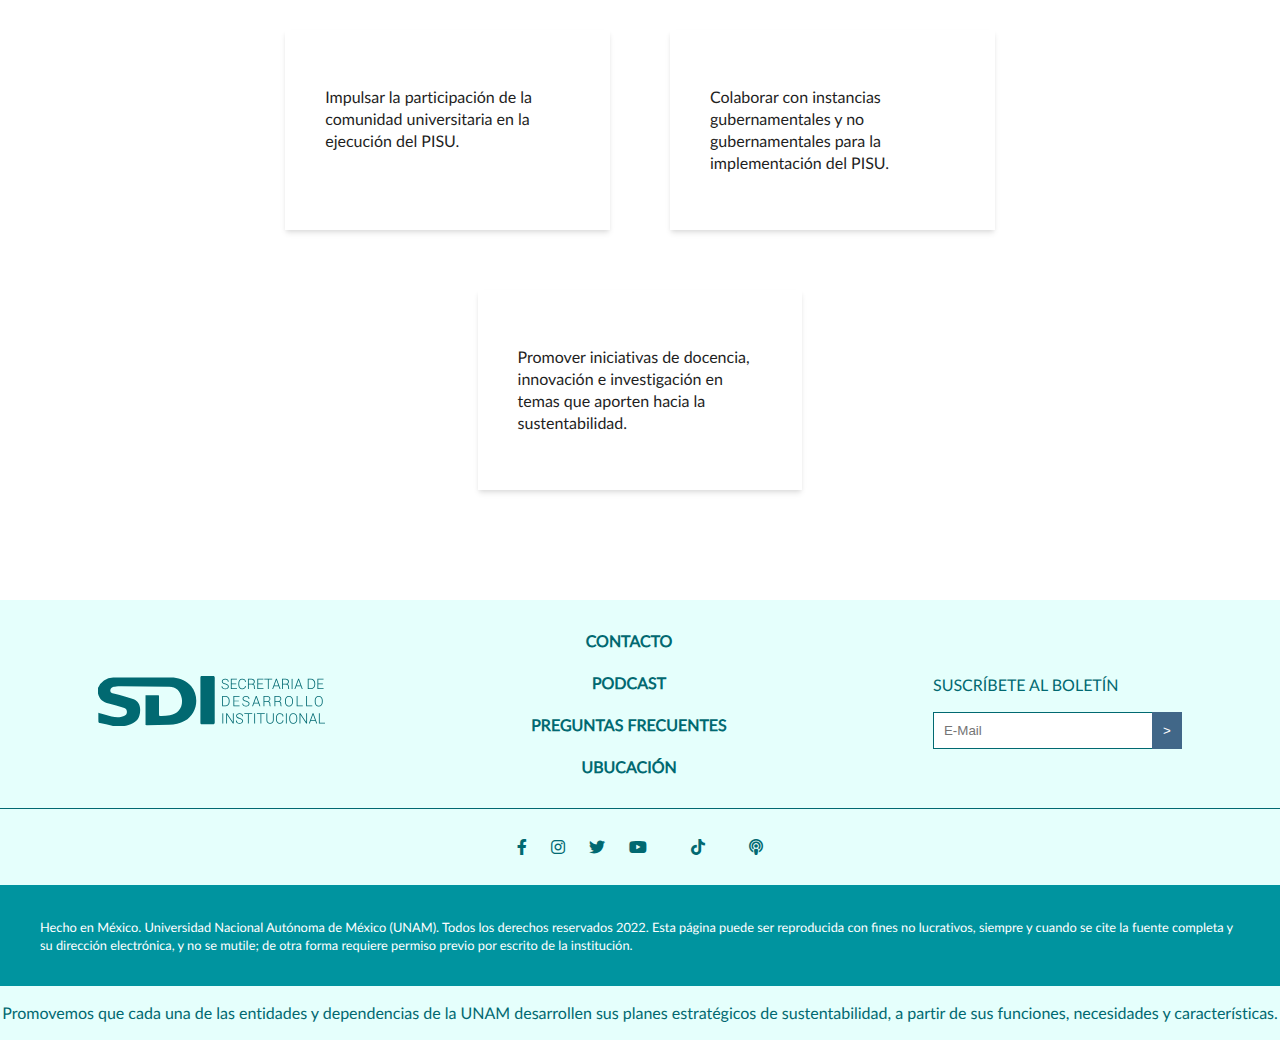
<file: unam-funciones.html>
<!DOCTYPE html>
<html lang="en">
    <head>
        <meta charset="UTF-8">
        <meta http-equiv="X-UA-Compatible" content="IE=edge">
        <meta name="viewport" content="width=device-width, initial-scale=1.0">
        <link rel="stylesheet" href="css/principal.css"/>
        <link rel="stylesheet" href="css/all.min.css"/>
        <title>COUS</title>
    </head>
    <body>
        <div class="main-container funciones">
            <header>
            <div class="encabezado-top">
                <div class="redes-sociales">
                    <a href="#">
                        <i class="fa-brands fa-facebook-f"></i>
                        <span>facebook</span>
                    </a>
                    <a href="#">
                        <i class="fa-brands fa-instagram"></i>
                        <span>instagram</span>
                    </a>
                    <a href="#">
                        <i class="fa-brands fa-twitter"></i>
                        <span>twitter</span>
                    </a>
                    <a href="#">
                        <i class="fa-brands fa-youtube"></i>
                        <span>youtube</span>
                    </a>
                    <a href="#">
                        <i class="fa-brands fa-tiktok"></i>
                        <span>tiktok</span>
                    </a>
                    <a href="#">
                        <i class="fa-solid fa-podcast"></i>
                    </a>
                    <a href="#">
                        <i class="fa-solid fa-envelope"></i>
                    </a>

                    <a href="#">
                        Preguntas frecuentes
                    </a>
                    <a href="#">
                        Suscríbete al boletín
                    </a>
                </div>

            </div>
            <div class="encabezado-bottom">
                <div class="logos">
                    <span class="logoUNAM">
                        <a href="#"><img src="img/logo-unam.svg" alt="logo unam"/></a>
                    </span>
                    <span class="logoCOUS">
                        <a href="#"><img src="img/logo-COUS.svg" alt="logo unam"/></a>
                    </span>
                </div>

                <nav role="navigation" class="primary-navigation">
                    <ul>
                        <li>
                            <a class="item" href="#">¿Qué es la COUS &dtrif;</a>
                            <ul class="dropdown">
                                <li>
                                    <a href="#">Por qué una UNAM sustentable</a>
                                </li>
                                <li>
                                    <a href="#">Quiénes somos</a>
                                </li>
                                <li>
                                    <a href="#">Programa de trabajo</a>
                                </li>
                                <li>
                                    <a href="#">Consejo asesor</a>
                                </li>
                                <li>
                                    <a href="#">Marco normativo</a>
                                </li>
                            </ul>
                        </li>
                        <li>
                            <a class="item" href="#">¿Qué hacemos? &dtrif;</a>
                            <ul class="dropdown">
                                <li>
                                    <a href="#">Tareas sustantivas</a>
                                </li>
                                <li>
                                    <a href="#">Campus sustentables</a>
                                </li>
                                <li>
                                    <a href="#">Incidencia para el cambio</a>
                                </li>
                                <li>
                                    <a href="#">Vinculación universitaria</a>
                                </li>
                            </ul>
                        </li>
                    </ul>
                    <a href="#">
                        <i class="fa-solid fa-magnifying-glass"></i>
                    </a>
                </nav>

            </div>

            <div class="menu-secundario">
                <h1>Por qué una UNAM sustentable</h1>

               
                    <ul>
                        <li>
                            <a href="#">Introducción</a>
                        </li>
                        <li>
                            <a href="#">Misión</a>
                        </li>
                        <li>
                            <a href="#">Visión</a>
                        </li>
                        <li>
                            <a href="#">Funciones</a>
                        </li>
                        <li>

                            <a href="#">A que nos referimos con sustentabilidad</a>
                        </li>
                    </ul>
              
            </div>
            </header>

            <div class="contendedor-secundario">

                <div class="contenedor-info">
                    <h1>Funciones</h1>
                    <article class="bloq1 funcion1">
                        <h2>Consolidar a la UNAM sustentable</h2>
                        <div class="bloques">
                            <div class="bloq-info">

                                <p>Elaborar y poner en marcha el Plan Integral para la Sustentabilidad de la
                                    Universidad (PISU).
                                </p>

                            </div>

                            <div class="bloq-info">

                                <p>Elaborar lineamientos, instrumentos e iniciativas para la sustentabilidad.
                                </p>

                            </div>

                            <div class="bloq-info">

                                <p>Integrar a la UNAM en las redes universitarias sustentables en los ámbitos
                                    nacional e internacional.
                                </p>

                            </div>
                        </div>

                    </article>
                    <article class="bloq1 funcion2">
                        <h2>
                            Consolidar la Red Universitaria para la Sustentabilidad de la UNAM</h2>
                        <div class="bloques">
                            <div class="bloq-info">

                                <p>Crear y coordinar la Red Universitaria para la Sustentabilidad.
                                </p>

                            </div>
                        </div>
                    </article>

                    <article class="bloq1 funcion3">
                        <h2>
                            Fortalecer la vinculación y participación multiactoral por la sustentabilidad.</h2>
                        <div class="bloques">
                            <div class="bloq-info">

                                <p>Impulsar la participación de la comunidad universitaria en la ejecución del
                                    PISU.
                                </p>

                            </div>

                            <div class="bloq-info">

                                <p>Colaborar con instancias gubernamentales y no gubernamentales para la
                                    implementación del PISU.
                                </p>

                            </div>

                            <div class="bloq-info">

                                <p>Promover iniciativas de docencia, innovación e investigación en temas que
                                    aporten hacia la sustentabilidad.
                                </p>

                            </div>
                        </div>
                    </article>

                </div>
            </div>

        </div>

        <div class="contenido-pie">

            <div class="pie-top">
                <div class="logo-SDI">
                    <a
                        class="enlace-sdi"
                        href="#"
                        target="_blank"
                        title="Secretaria de desarrollo institucional">
                        <img src="img/logo-SDI.svg" alt="logo UNAM">
                        <span>Secretaria de desarrollo institucional</span></a >
                </div>
                <div class="enlaces">
                    <ul>
                        <li>
                            <a href="#">
                                Contacto
                            </a>
                        </li>
                        <li>
                            <a href="#">
                                Podcast
                            </a>
                        </li>
                        <li>
                            <a href="#">
                                preguntas frecuentes</li>
                        </a>
                        <li>
                            <a href="#">
                                ubucación</li>
                        </a>
                    </ul>

                </div>

                <div class="container__form">
                    <p>Suscríbete al boletín</p>
                    <form class="form">
                        <input type="email" class="form__field" placeholder="E-Mail"/>
                        <button type="button" class="btn btn--primary btn--inside uppercase">></button>
                    </form>
                </div>

            </div>
            <div class="pie-middle">
                <div class="redes-sociales">
                    <a href="#">
                        <i class="fa-brands fa-facebook-f"></i>
                        <span>facebook</span>
                    </a>
                    <a href="#">
                        <i class="fa-brands fa-instagram"></i>
                        <span>instagram</span>
                    </a>
                    <a href="#">
                        <i class="fa-brands fa-twitter"></i>
                        <span>twitter</span>
                    </a>
                    <a href="#">
                        <i class="fa-brands fa-youtube"></i>
                        <span>youtube</span>
                    </a>
                    <a href="#">
                        <i class="fa-brands fa-tiktok"></i>
                        <span>tiktok</span>
                    </a>
                    <a href="#">
                        <i class="fa-solid fa-podcast"></i>
                    </a>
                </div>
            </div>

            <div class="leyenda">
                <p>Hecho en México. Universidad Nacional Autónoma de México (UNAM). Todos los
                    derechos reservados 2022. Esta página puede ser reproducida con fines no
                    lucrativos, siempre y cuando se cite la fuente completa y su dirección
                    electrónica, y no se mutile; de otra forma requiere permiso previo por escrito
                    de la institución.</p>

            </div>
            <div class="pie-bottom"></div>
            <p>Promovemos que cada una de las entidades y dependencias de la UNAM
                desarrollen sus planes estratégicos de sustentabilidad, a partir de sus
                funciones, necesidades y características.</p>
        </div>

    </div>

</body>
</html>
</file>
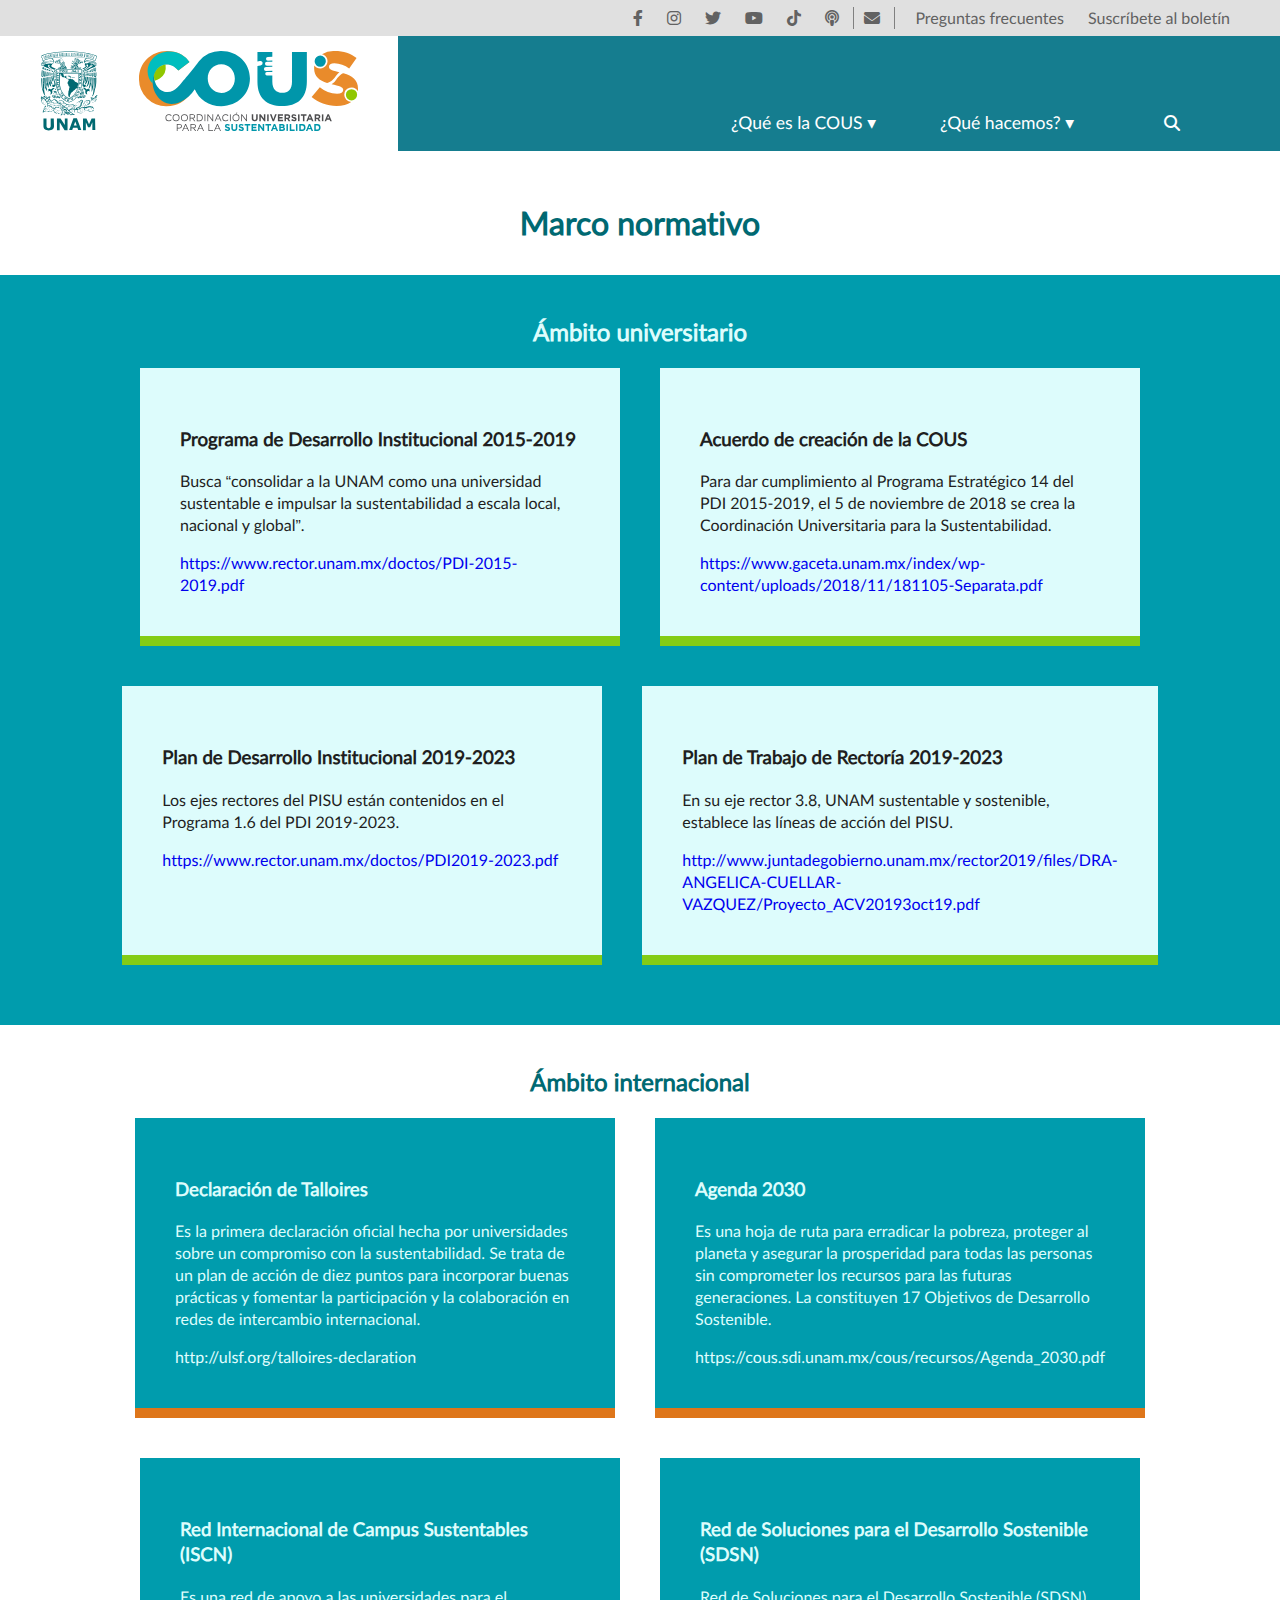
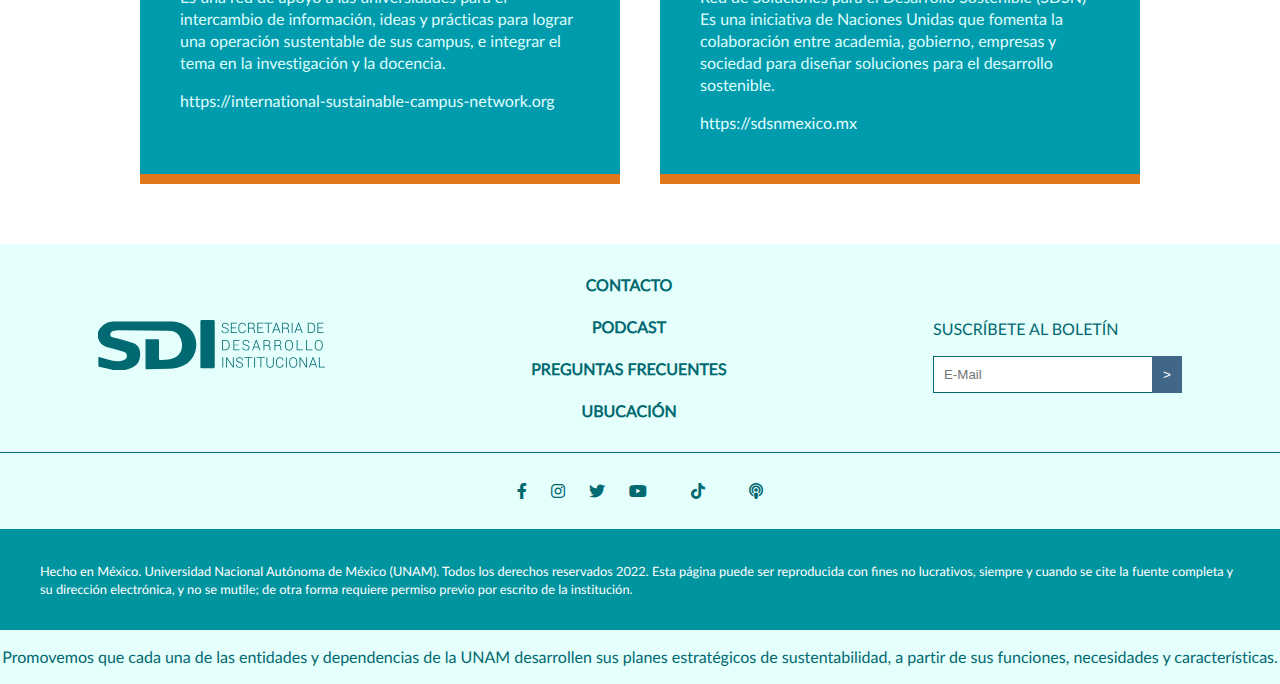
<file: unam-marco.html>
<!DOCTYPE html>
<html lang="en">
    <head>
        <meta charset="UTF-8">
        <meta http-equiv="X-UA-Compatible" content="IE=edge">
        <meta name="viewport" content="width=device-width, initial-scale=1.0">
        <link rel="stylesheet" href="css/principal.css"/>
        <link rel="stylesheet" href="css/all.min.css"/>
        <title>COUS</title>
    </head>
    <body>
        <div class="main-container">
            <div class="encabezado-top">
                <div class="redes-sociales">
                    <a href="#">
                        <i class="fa-brands fa-facebook-f"></i>
                        <span>facebook</span>
                    </a>
                    <a href="#">
                        <i class="fa-brands fa-instagram"></i>
                        <span>instagram</span>
                    </a>
                    <a href="#">
                        <i class="fa-brands fa-twitter"></i>
                        <span>twitter</span>
                    </a>
                    <a href="#">
                        <i class="fa-brands fa-youtube"></i>
                        <span>youtube</span>
                    </a>
                    <a href="#">
                        <i class="fa-brands fa-tiktok"></i>
                        <span>tiktok</span>
                    </a>
                    <a href="#">
                        <i class="fa-solid fa-podcast"></i>
                    </a>
                    <a href="#">
                        <i class="fa-solid fa-envelope"></i>
                    </a>

                    <a href="#">
                        Preguntas frecuentes
                    </a>
                    <a href="#">
                        Suscríbete al boletín
                    </a>
                </div>

            </div>
            <div class="encabezado-bottom">
                <div class="logos">
                    <span class="logoUNAM">
                        <a href="#"><img src="img/logo-unam.svg" alt="logo unam"/></a>
                    </span>
                    <span class="logoCOUS">
                        <a href="#"><img src="img/logo-COUS.svg" alt="logo unam"/></a>
                    </span>
                </div>

                <nav role="navigation" class="primary-navigation">
                    <ul>
                        <li>
                            <a class="item" href="#">¿Qué es la COUS &dtrif;</a>
                            <ul class="dropdown">
                                <li>
                                    <a href="#">Por qué una UNAM sustentable</a>
                                </li>
                                <li>
                                    <a href="#">Quiénes somos</a>
                                </li>
                                <li>
                                    <a href="#">Programa de trabajo</a>
                                </li>
                                <li>
                                    <a href="#">Consejo asesor</a>
                                </li>
                                <li>
                                    <a href="#">Marco normativo</a>
                                </li>
                            </ul>
                        </li>
                        <li>
                            <a class="item" href="#">¿Qué hacemos? &dtrif;</a>
                            <ul class="dropdown">
                                <li>
                                    <a href="#">Tareas sustantivas</a>
                                </li>
                                <li>
                                    <a href="#">Campus sustentables</a>
                                </li>
                                <li>
                                    <a href="#">Incidencia para el cambio</a>
                                </li>
                                <li>
                                    <a href="#">Vinculación universitaria</a>
                                </li>
                            </ul>
                        </li>
                    </ul>
                    <a href="#">
                        <i class="fa-solid fa-magnifying-glass"></i>
                    </a>
                </nav>

            </div>

            <div class="contendedor-secundario">

                <div class="contenedor-info marco-normativo">
                    <h1>Marco normativo</h1>
                    <article class="bloq bloq1">
                        <h2>Ámbito universitario</h2>
                        <div class="ambito">
                            <div class="bloq-info">
                                <div>
                                    <h3>Programa de Desarrollo Institucional 2015-2019
                                    </h3>
                                    <p>Busca “consolidar a la UNAM como una universidad sustentable e impulsar la
                                        sustentabilidad a escala local, nacional y global”.
                                    </p>
                                    <a href="https://www.rector.unam.mx/doctos/PDI-2015-2019.pdf" target="_blank">https://www.rector.unam.mx/doctos/PDI-2015-2019.pdf</a>
                                </div>
                            </div>

                            <div class="bloq-info">
                                <div>
                                    <h3>Acuerdo de creación de la COUS
                                    </h3>
                                    <p>Para dar cumplimiento al Programa Estratégico 14 del PDI 2015-2019, el 5 de
                                        noviembre de 2018 se crea la Coordinación Universitaria para la Sustentabilidad.
                                    </p>
                                    <a
                                        href="https://www.gaceta.unam.mx/index/wp-content/uploads/2018/11/181105-Separata.pdf"
                                        target="_blank">https://www.gaceta.unam.mx/index/wp-content/uploads/2018/11/181105-Separata.pdf</a>
                                </div>
                            </div>

                            <div class="bloq-info">
                                <div>
                                    <h3>Plan de Desarrollo Institucional 2019-2023
                                    </h3>
                                    <p>Los ejes rectores del PISU están contenidos en el Programa 1.6 del PDI
                                        2019-2023.
                                    </p>
                                    <a href="https://www.rector.unam.mx/doctos/PDI2019-2023.pdf" target="_blank">https://www.rector.unam.mx/doctos/PDI2019-2023.pdf</a>
                                </div>
                            </div>

                            <div class="bloq-info">
                                <div>
                                    <h3>Plan de Trabajo de Rectoría 2019-2023
                                    </h3>
                                    <p>En su eje rector 3.8, UNAM sustentable y sostenible, establece las líneas de
                                        acción del PISU.</p>
                                    <a
                                        href="http://www.juntadegobierno.unam.mx/rector2019/files/DRA-ANGELICA-CUELLAR-VAZQUEZ/Proyecto_ACV20193oct19.pdf"
                                        target="_blank">http://www.juntadegobierno.unam.mx/rector2019/files/DRA-ANGELICA-CUELLAR-VAZQUEZ/Proyecto_ACV20193oct19.pdf</a>
                                </div>
                            </div>

                        </article>

                        <article class="bloq bloq2">
                            <h2>Ámbito internacional</h2>
                            <div class="ambito">
                                <div class="bloq-info inter">
                                    <div>
                                        <h3>Declaración de Talloires
                                        </h3>
                                        <p>Es la primera declaración oficial hecha por universidades sobre un compromiso
                                            con la sustentabilidad. Se trata de un plan de acción de diez puntos para
                                            incorporar buenas prácticas y fomentar la participación y la colaboración en
                                            redes de intercambio internacional.
                                        </p>
                                        <a href="http://ulsf.org/talloires-declaration." target="_blank">http://ulsf.org/talloires-declaration</a>
                                    </div>
                                </div>

                                <div class="bloq-info inter">
                                    <div>
                                        <h3>Agenda 2030
                                        </h3>
                                        <p>Es una hoja de ruta para erradicar la pobreza, proteger al planeta y asegurar
                                            la prosperidad para todas las personas sin comprometer los recursos para las
                                            futuras generaciones. La constituyen 17 Objetivos de Desarrollo Sostenible.
                                        </p>
                                        <a
                                            href="https://cous.sdi.unam.mx/cous/recursos/Agenda_2030.pdf"
                                            target="_blank">https://cous.sdi.unam.mx/cous/recursos/Agenda_2030.pdf</a>
                                    </div>
                                </div>

                                <div class="bloq-info inter">
                                    <div>
                                        <h3>Red Internacional de Campus Sustentables (ISCN)

                                        </h3>
                                        <p>Es una red de apoyo a las universidades para el intercambio de información,
                                            ideas y prácticas para lograr una operación sustentable de sus campus, e
                                            integrar el tema en la investigación y la docencia.</p>
                                        <a href="https://international-sustainable-campus-network.org" target="_blank">https://international-sustainable-campus-network.org</a>
                                    </div>
                                </div>

                                <div class="bloq-info inter">
                                    <div>
                                        <h3>Red de Soluciones para el Desarrollo Sostenible (SDSN)
                                        </h3>
                                        <p>Red de Soluciones para el Desarrollo Sostenible (SDSN) Es una iniciativa de
                                            Naciones Unidas que fomenta la colaboración entre academia, gobierno, empresas y
                                            sociedad para diseñar soluciones para el desarrollo sostenible.

                                        </p>
                                        <a href="https://sdsnmexico.mx" target="_blank">https://sdsnmexico.mx</a>
                                    </div>
                                </div>

                              

                            </article>

                        </div>
                    </div>
                </div>

                <div class="contenido-pie">

                    <div class="pie-top">
                        <div class="logo-SDI">
                            <a
                                class="enlace-sdi"
                                href="#"
                                target="_blank"
                                title="Secretaria de desarrollo institucional">
                                <img src="img/logo-SDI.svg" alt="logo UNAM">
                                <span>Secretaria de desarrollo institucional</span></a >
                        </div>
                        <div class="enlaces">
                            <ul>
                                <li>
                                    <a href="#">
                                        Contacto
                                    </a>
                                </li>
                                <li>
                                    <a href="#">
                                        Podcast
                                    </a>
                                </li>
                                <li>
                                    <a href="#">
                                        preguntas frecuentes</li>
                                </a>
                                <li>
                                    <a href="#">
                                        ubucación</li>
                                </a>
                            </ul>

                        </div>

                        <div class="container__form">
                            <p>Suscríbete al boletín</p>
                            <form class="form">
                                <input type="email" class="form__field" placeholder="E-Mail"/>
                                <button type="button" class="btn btn--primary btn--inside uppercase">></button>
                            </form>
                        </div>

                    </div>
                    <div class="pie-middle">
                        <div class="redes-sociales">
                            <a href="#">
                                <i class="fa-brands fa-facebook-f"></i>
                                <span>facebook</span>
                            </a>
                            <a href="#">
                                <i class="fa-brands fa-instagram"></i>
                                <span>instagram</span>
                            </a>
                            <a href="#">
                                <i class="fa-brands fa-twitter"></i>
                                <span>twitter</span>
                            </a>
                            <a href="#">
                                <i class="fa-brands fa-youtube"></i>
                                <span>youtube</span>
                            </a>
                            <a href="#">
                                <i class="fa-brands fa-tiktok"></i>
                                <span>tiktok</span>
                            </a>
                            <a href="#">
                                <i class="fa-solid fa-podcast"></i>
                            </a>
                        </div>
                    </div>

                    <div class="leyenda">
                        <p>Hecho en México. Universidad Nacional Autónoma de México (UNAM). Todos los
                            derechos reservados 2022. Esta página puede ser reproducida con fines no
                            lucrativos, siempre y cuando se cite la fuente completa y su dirección
                            electrónica, y no se mutile; de otra forma requiere permiso previo por escrito
                            de la institución.</p>

                    </div>
                    <div class="pie-bottom"></div>
                    <p>Promovemos que cada una de las entidades y dependencias de la UNAM
                        desarrollen sus planes estratégicos de sustentabilidad, a partir de sus
                        funciones, necesidades y características.</p>
                </div>

            </div>

        </body>
    </html>
</file>
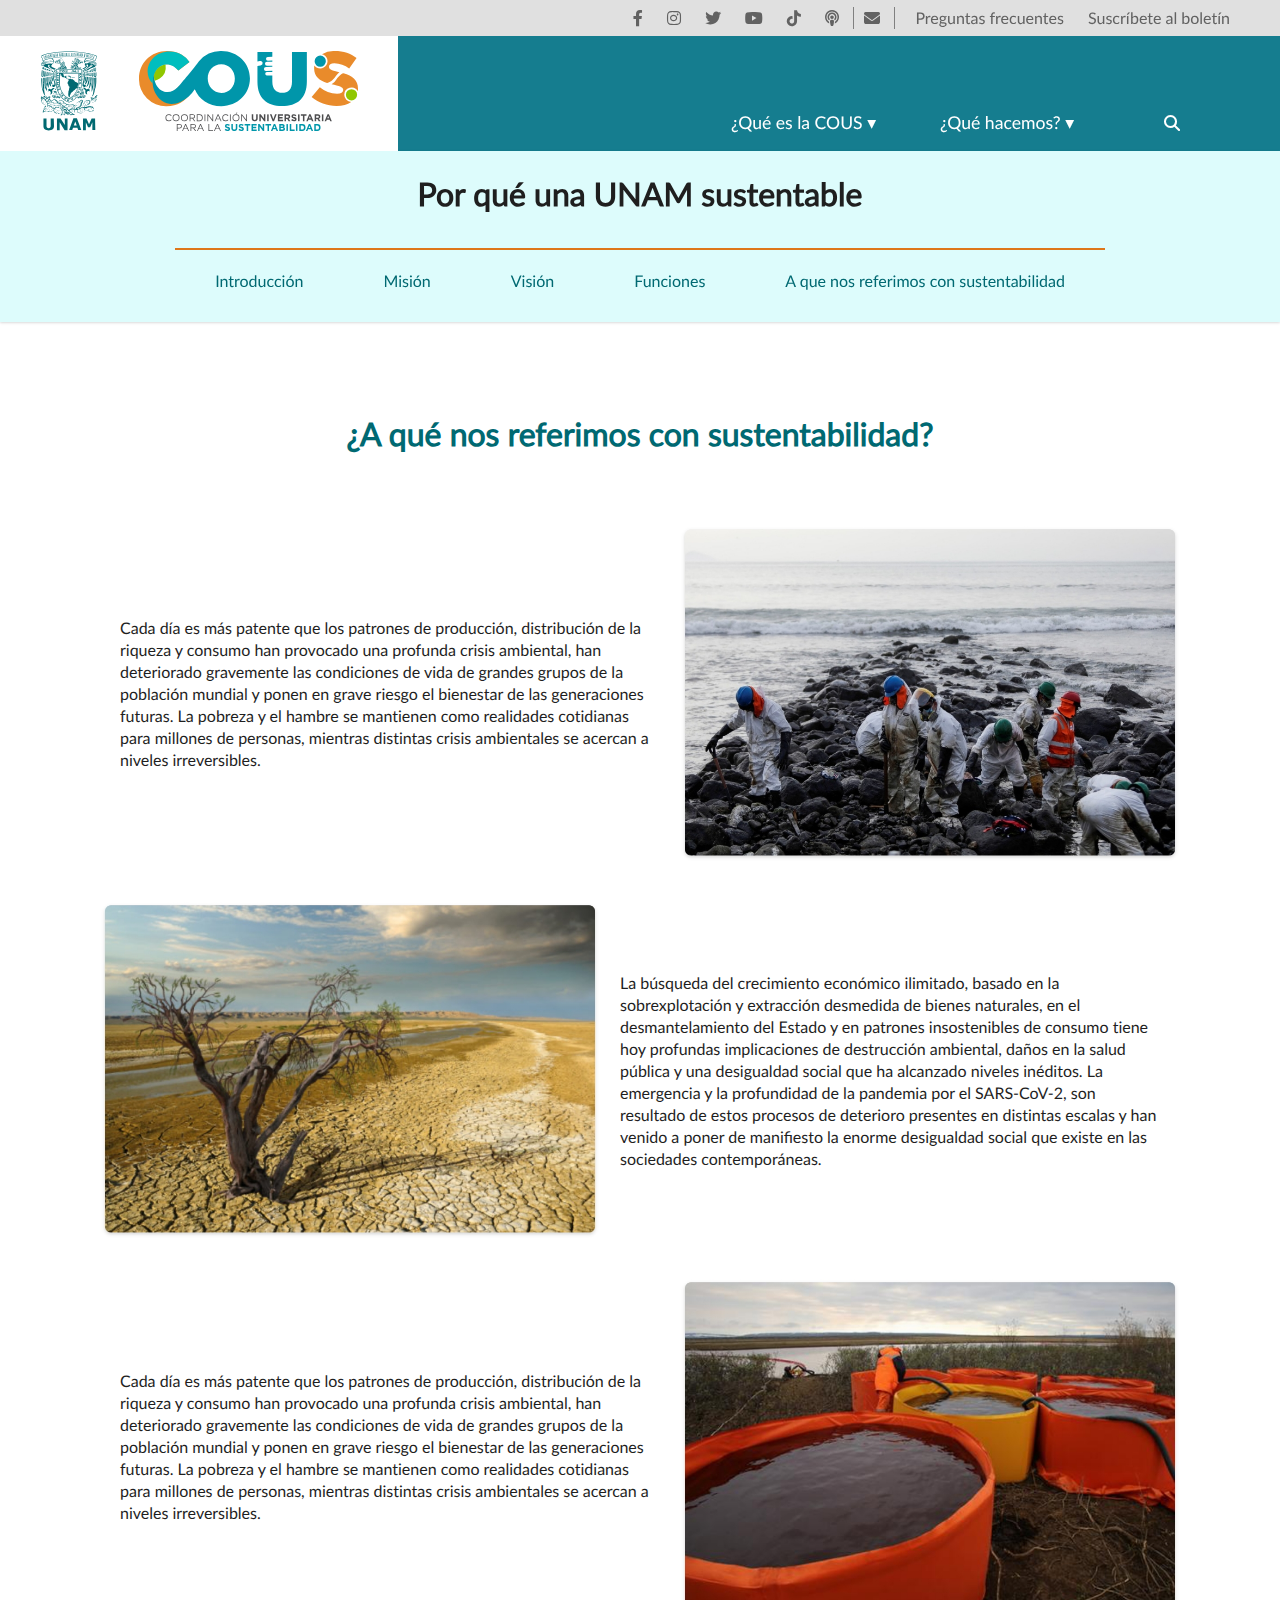
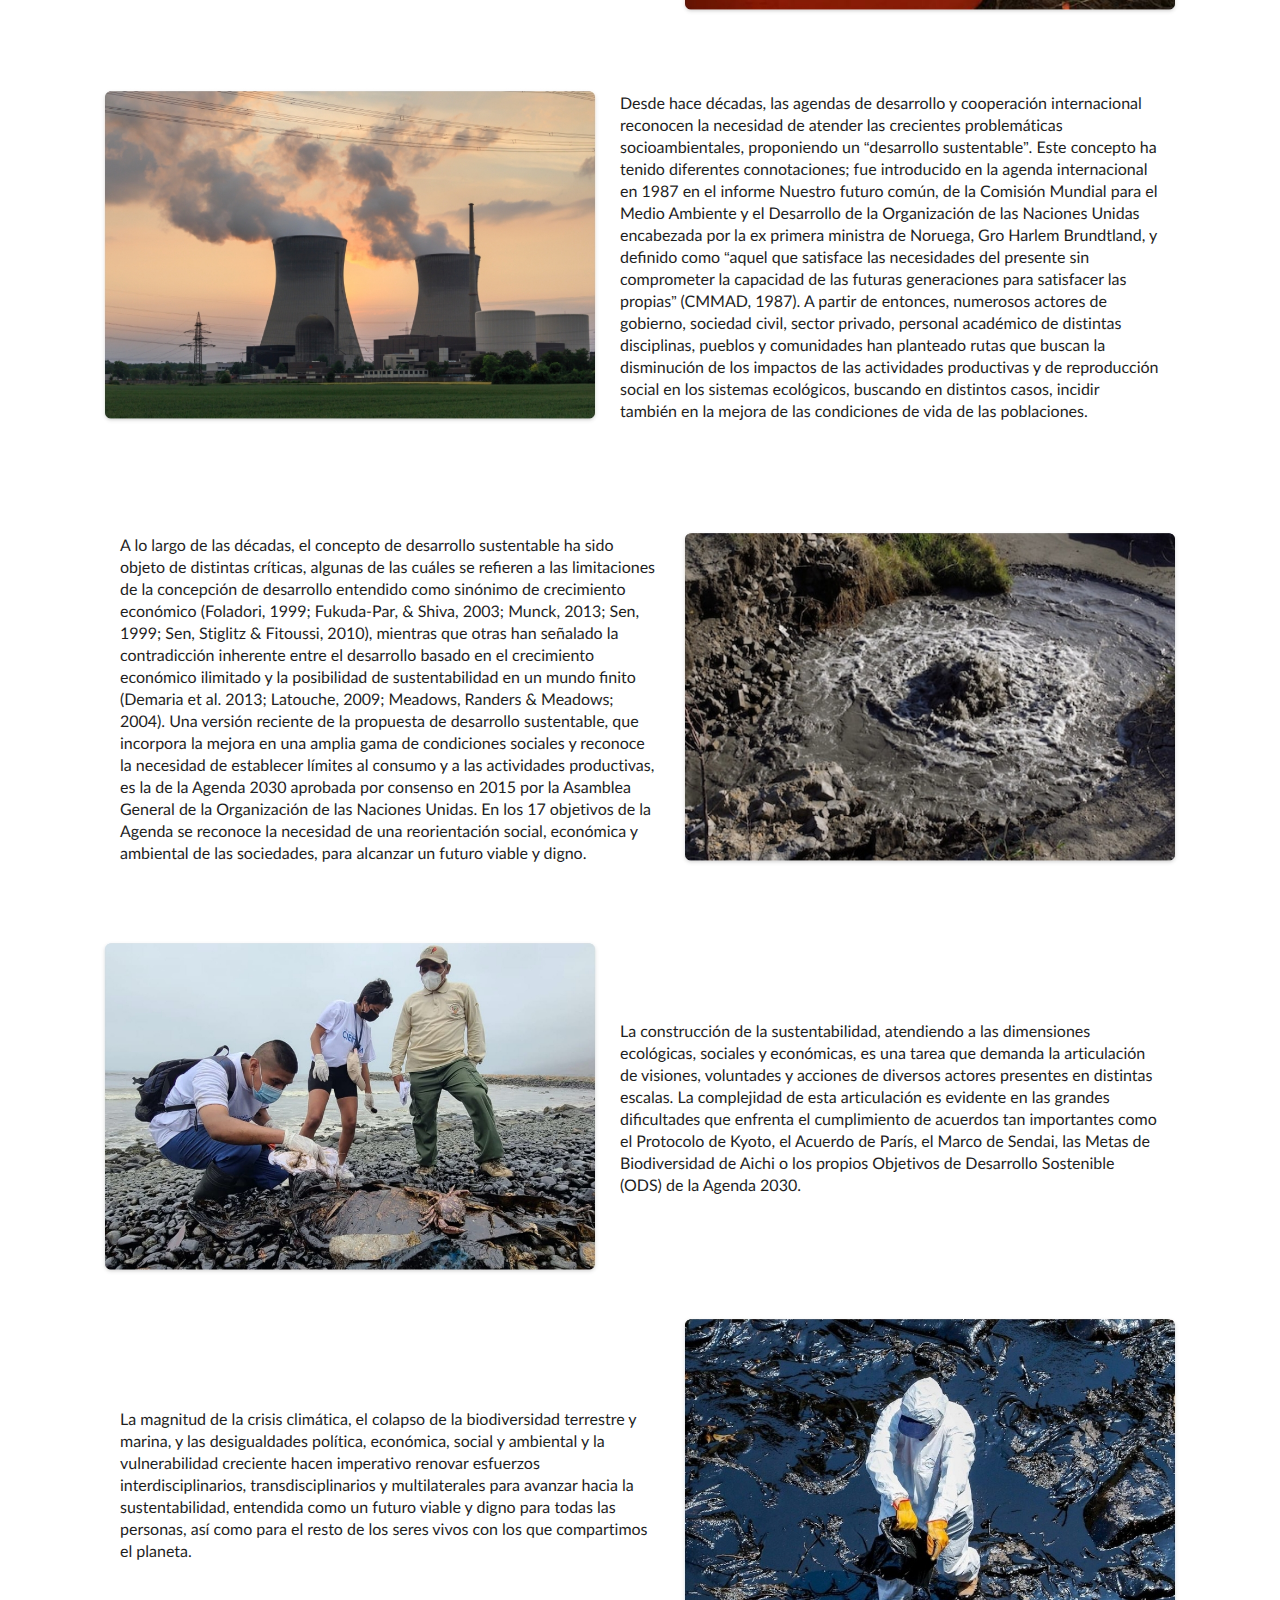
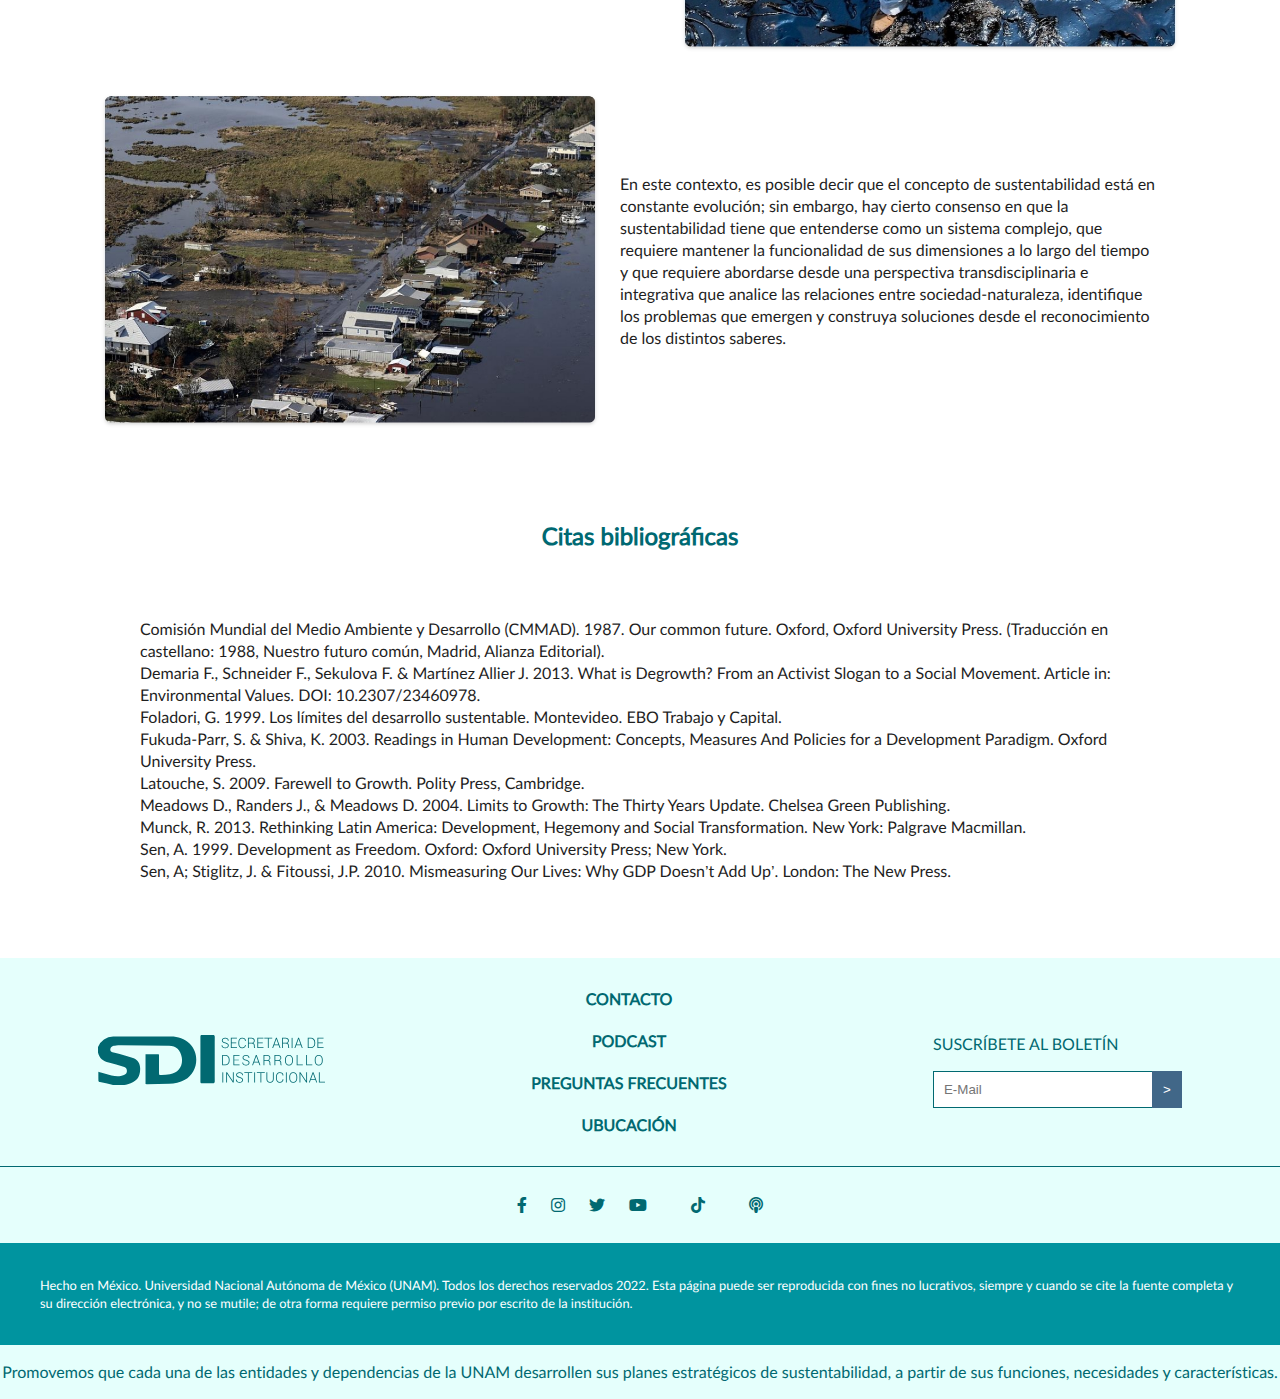
<file: unam-referencia.html>
<!DOCTYPE html>
<html lang="en">
    <head>
        <meta charset="UTF-8">
        <meta http-equiv="X-UA-Compatible" content="IE=edge">
        <meta name="viewport" content="width=device-width, initial-scale=1.0">
        <link rel="stylesheet" href="css/principal.css"/>
        <link rel="stylesheet" href="css/all.min.css"/>
        <title>COUS</title>
    </head>
    <body>
        <div class="main-container referimos">
            <header>
                <div class="encabezado-top">
                    <div class="redes-sociales">
                        <a href="#">
                            <i class="fa-brands fa-facebook-f"></i>
                            <span>facebook</span>
                        </a>
                        <a href="#">
                            <i class="fa-brands fa-instagram"></i>
                            <span>instagram</span>
                        </a>
                        <a href="#">
                            <i class="fa-brands fa-twitter"></i>
                            <span>twitter</span>
                        </a>
                        <a href="#">
                            <i class="fa-brands fa-youtube"></i>
                            <span>youtube</span>
                        </a>
                        <a href="#">
                            <i class="fa-brands fa-tiktok"></i>
                            <span>tiktok</span>
                        </a>
                        <a href="#">
                            <i class="fa-solid fa-podcast"></i>
                        </a>
                        <a href="#">
                            <i class="fa-solid fa-envelope"></i>
                        </a>

                        <a href="#">
                            Preguntas frecuentes
                        </a>
                        <a href="#">
                            Suscríbete al boletín
                        </a>
                    </div>

                </div>
                <div class="encabezado-bottom">
                    <div class="logos">
                        <span class="logoUNAM">
                            <a href="#"><img src="img/logo-unam.svg" alt="logo unam"/></a>
                        </span>
                        <span class="logoCOUS">
                            <a href="#"><img src="img/logo-COUS.svg" alt="logo unam"/></a>
                        </span>
                    </div>

                    <nav role="navigation" class="primary-navigation">
                        <ul>
                            <li>
                                <a class="item" href="#">¿Qué es la COUS &dtrif;</a>
                                <ul class="dropdown">
                                    <li>
                                        <a href="#">Por qué una UNAM sustentable</a>
                                    </li>
                                    <li>
                                        <a href="#">Quiénes somos</a>
                                    </li>
                                    <li>
                                        <a href="#">Programa de trabajo</a>
                                    </li>
                                    <li>
                                        <a href="#">Consejo asesor</a>
                                    </li>
                                    <li>
                                        <a href="#">Marco normativo</a>
                                    </li>
                                </ul>
                            </li>
                            <li>
                                <a class="item" href="#">¿Qué hacemos? &dtrif;</a>
                                <ul class="dropdown">
                                    <li>
                                        <a href="#">Tareas sustantivas</a>
                                    </li>
                                    <li>
                                        <a href="#">Campus sustentables</a>
                                    </li>
                                    <li>
                                        <a href="#">Incidencia para el cambio</a>
                                    </li>
                                    <li>
                                        <a href="#">Vinculación universitaria</a>
                                    </li>
                                </ul>
                            </li>
                        </ul>
                        <a href="#">
                            <i class="fa-solid fa-magnifying-glass"></i>
                        </a>
                    </nav>

                </div>

                <div class="menu-secundario">
                    <h1>Por qué una UNAM sustentable</h1>

                    <ul>
                        <li>
                            <a href="#">Introducción</a>
                        </li>
                        <li>
                            <a href="#">Misión</a>
                        </li>
                        <li>
                            <a href="#">Visión</a>
                        </li>
                        <li>
                            <a href="#">Funciones</a>
                        </li>
                        <li>

                            <a href="#">A que nos referimos con sustentabilidad</a>
                        </li>
                    </ul>

                </div>
            </header>

            <div class="contendedor-secundario">

                <div class="contenedor-info">
                    <h1>¿A qué nos referimos con sustentabilidad?</h1>
                    <div class="parrafo-izq">
                        <div class="parra-info">
                            <p>Cada día es más patente que los patrones de producción, distribución de la
                                riqueza y consumo han provocado una profunda crisis ambiental, han deteriorado
                                gravemente las condiciones de vida de grandes grupos de la población mundial y
                                ponen en grave riesgo el bienestar de las generaciones futuras. La pobreza y el
                                hambre se mantienen como realidades cotidianas para millones de personas,
                                mientras distintas crisis ambientales se acercan a niveles irreversibles.
                            </p>
                        </div>
                        <div class="img-info">
                            <img src="img/1por.jpg" alt="img1"></div>
                    </div>

                    <div class="parrafo-der">
                        <div class="img-info">
                            <img src="img/2por.jpg" alt="img1">
                        </div>
                        <div class="parra-info">
                            <p>La búsqueda del crecimiento económico ilimitado, basado en la sobrexplotación
                                y extracción desmedida de bienes naturales, en el desmantelamiento del Estado y
                                en patrones insostenibles de consumo tiene hoy profundas implicaciones de
                                destrucción ambiental, daños en la salud pública y una desigualdad social que ha
                                alcanzado niveles inéditos. La emergencia y la profundidad de la pandemia por el
                                SARS-CoV-2, son resultado de estos procesos de deterioro presentes en distintas
                                escalas y han venido a poner de manifiesto la enorme desigualdad social que
                                existe en las sociedades contemporáneas.
                            </p>
                        </div>
                    </div>

                    <div class="parrafo-izq">
                        <div class="parra-info">
                            <p>Cada día es más patente que los patrones de producción, distribución de la
                                riqueza y consumo han provocado una profunda crisis ambiental, han deteriorado
                                gravemente las condiciones de vida de grandes grupos de la población mundial y
                                ponen en grave riesgo el bienestar de las generaciones futuras. La pobreza y el
                                hambre se mantienen como realidades cotidianas para millones de personas,
                                mientras distintas crisis ambientales se acercan a niveles irreversibles.
                            </p>
                        </div>
                        <div class="img-info">
                            <img src="img/3por.jpg" alt="img1"></div>
                    </div>

                    <div class="parrafo-der">
                        <div class="img-info">
                            <img src="img/4por.jpg" alt="img1">
                        </div>
                        <div class="parra-info">
                            <p>Desde hace décadas, las agendas de desarrollo y cooperación internacional
                                reconocen la necesidad de atender las crecientes problemáticas socioambientales,
                                proponiendo un “desarrollo sustentable”. Este concepto ha tenido diferentes
                                connotaciones; fue introducido en la agenda internacional en 1987 en el informe
                                Nuestro futuro común, de la Comisión Mundial para el Medio Ambiente y el
                                Desarrollo de la Organización de las Naciones Unidas encabezada por la ex
                                primera ministra de Noruega, Gro Harlem Brundtland, y definido como “aquel que
                                satisface las necesidades del presente sin comprometer la capacidad de las
                                futuras generaciones para satisfacer las propias” (CMMAD, 1987). A partir de
                                entonces, numerosos actores de gobierno, sociedad civil, sector privado,
                                personal académico de distintas disciplinas, pueblos y comunidades han planteado
                                rutas que buscan la disminución de los impactos de las actividades productivas y
                                de reproducción social en los sistemas ecológicos, buscando en distintos casos,
                                incidir también en la mejora de las condiciones de vida de las poblaciones.
                            </p>
                        </div>
                    </div>

                    <div class="parrafo-izq">
                        <div class="parra-info">
                            <p>A lo largo de las décadas, el concepto de desarrollo sustentable ha sido
                                objeto de distintas críticas, algunas de las cuáles se refieren a las
                                limitaciones de la concepción de desarrollo entendido como sinónimo de
                                crecimiento económico (Foladori, 1999; Fukuda-Par, & Shiva, 2003; Munck, 2013;
                                Sen, 1999; Sen, Stiglitz & Fitoussi, 2010), mientras que otras han señalado la
                                contradicción inherente entre el desarrollo basado en el crecimiento económico
                                ilimitado y la posibilidad de sustentabilidad en un mundo finito (Demaria et al.
                                2013; Latouche, 2009; Meadows, Randers & Meadows; 2004). Una versión reciente de
                                la propuesta de desarrollo sustentable, que incorpora la mejora en una amplia
                                gama de condiciones sociales y reconoce la necesidad de establecer límites al
                                consumo y a las actividades productivas, es la de la Agenda 2030 aprobada por
                                consenso en 2015 por la Asamblea General de la Organización de las Naciones
                                Unidas. En los 17 objetivos de la Agenda se reconoce la necesidad de una
                                reorientación social, económica y ambiental de las sociedades, para alcanzar un
                                futuro viable y digno.

                            </p>
                        </div>
                        <div class="img-info">
                            <img src="img/5por.jpg" alt="img1"></div>
                    </div>
                    <div class="parrafo-der">
                        <div class="img-info">
                            <img src="img/6por.jpg" alt="img1">
                        </div>
                        <div class="parra-info">
                            <p>
                                La construcción de la sustentabilidad, atendiendo a las dimensiones ecológicas,
                                sociales y económicas, es una tarea que demanda la articulación de visiones,
                                voluntades y acciones de diversos actores presentes en distintas escalas. La
                                complejidad de esta articulación es evidente en las grandes dificultades que
                                enfrenta el cumplimiento de acuerdos tan importantes como el Protocolo de Kyoto,
                                el Acuerdo de París, el Marco de Sendai, las Metas de Biodiversidad de Aichi o
                                los propios Objetivos de Desarrollo Sostenible (ODS) de la Agenda 2030.
                            </p>
                        </div>
                    </div>
                    <div class="parrafo-izq">
                        <div class="parra-info">
                            <p>La magnitud de la crisis climática, el colapso de la biodiversidad terrestre
                                y marina, y las desigualdades política, económica, social y ambiental y la
                                vulnerabilidad creciente hacen imperativo renovar esfuerzos interdisciplinarios,
                                transdisciplinarios y multilaterales para avanzar hacia la sustentabilidad,
                                entendida como un futuro viable y digno para todas las personas, así como para
                                el resto de los seres vivos con los que compartimos el planeta.
                            </p>
                        </div>
                        <div class="img-info">
                            <img src="img/7por.jpg" alt="img1"></div>
                    </div>
                    <div class="parrafo-der">
                        <div class="img-info">
                            <img src="img/8por.jpg" alt="img1">
                        </div>
                        <div class="parra-info">
                            <p>En este contexto, es posible decir que el concepto de sustentabilidad está en
                                constante evolución; sin embargo, hay cierto consenso en que la sustentabilidad
                                tiene que entenderse como un sistema complejo, que requiere mantener la
                                funcionalidad de sus dimensiones a lo largo del tiempo y que requiere abordarse
                                desde una perspectiva transdisciplinaria e integrativa que analice las
                                relaciones entre sociedad-naturaleza, identifique los problemas que emergen y
                                construya soluciones desde el reconocimiento de los distintos saberes.

                            </p>
                        </div>
                    </div>
                    <div class="parrafo-izq bibliografia">
                       
<h2>Citas bibliográficas</h2>

<ul>
    <li>Comisión Mundial del Medio Ambiente y Desarrollo (CMMAD). 1987. Our common future. Oxford, Oxford University Press. (Traducción en castellano: 1988, Nuestro futuro común, Madrid, Alianza Editorial).</li>
    <li>Demaria F., Schneider F., Sekulova F. & Martínez Allier J. 2013. What is Degrowth? From an Activist Slogan to a Social Movement. Article in: Environmental Values. DOI: 10.2307/23460978.</li>
    <li>Foladori, G. 1999. Los límites del desarrollo sustentable. Montevideo. EBO Trabajo y Capital.</li>
    <li>Fukuda-Parr, S. & Shiva, K. 2003. Readings in Human Development: Concepts, Measures And Policies for a Development Paradigm. Oxford University Press.</li>
    <li>Latouche, S. 2009. Farewell to Growth. Polity Press, Cambridge. </li>
    <li>Meadows D., Randers J., & Meadows D. 2004. Limits to Growth: The Thirty Years Update. Chelsea Green Publishing.</li>
    <li>Munck, R. 2013. Rethinking Latin America: Development, Hegemony and Social Transformation. New York: Palgrave Macmillan.</li>
    <li>Sen, A. 1999. Development as Freedom. Oxford: Oxford University Press; New York.</li>
    <li>Sen, A; Stiglitz, J. & Fitoussi, J.P. 2010. Mismeasuring Our Lives: Why GDP Doesn’t Add Up’. London: The New Press.</li>
</ul>
 

 
 




                    </div>


                </div>
            </div>

        </div>

        <div class="contenido-pie">

            <div class="pie-top">
                <div class="logo-SDI">
                    <a
                        class="enlace-sdi"
                        href="#"
                        target="_blank"
                        title="Secretaria de desarrollo institucional">
                        <img src="img/logo-SDI.svg" alt="logo UNAM">
                        <span>Secretaria de desarrollo institucional</span></a >
                </div>
                <div class="enlaces">
                    <ul>
                        <li>
                            <a href="#">
                                Contacto
                            </a>
                        </li>
                        <li>
                            <a href="#">
                                Podcast
                            </a>
                        </li>
                        <li>
                            <a href="#">
                                preguntas frecuentes</li>
                        </a>
                        <li>
                            <a href="#">
                                ubucación</li>
                        </a>
                    </ul>

                </div>

                <div class="container__form">
                    <p>Suscríbete al boletín</p>
                    <form class="form">
                        <input type="email" class="form__field" placeholder="E-Mail"/>
                        <button type="button" class="btn btn--primary btn--inside uppercase">></button>
                    </form>
                </div>

            </div>
            <div class="pie-middle">
                <div class="redes-sociales">
                    <a href="#">
                        <i class="fa-brands fa-facebook-f"></i>
                        <span>facebook</span>
                    </a>
                    <a href="#">
                        <i class="fa-brands fa-instagram"></i>
                        <span>instagram</span>
                    </a>
                    <a href="#">
                        <i class="fa-brands fa-twitter"></i>
                        <span>twitter</span>
                    </a>
                    <a href="#">
                        <i class="fa-brands fa-youtube"></i>
                        <span>youtube</span>
                    </a>
                    <a href="#">
                        <i class="fa-brands fa-tiktok"></i>
                        <span>tiktok</span>
                    </a>
                    <a href="#">
                        <i class="fa-solid fa-podcast"></i>
                    </a>
                </div>
            </div>

            <div class="leyenda">
                <p>Hecho en México. Universidad Nacional Autónoma de México (UNAM). Todos los
                    derechos reservados 2022. Esta página puede ser reproducida con fines no
                    lucrativos, siempre y cuando se cite la fuente completa y su dirección
                    electrónica, y no se mutile; de otra forma requiere permiso previo por escrito
                    de la institución.</p>

            </div>
            <div class="pie-bottom"></div>
            <p>Promovemos que cada una de las entidades y dependencias de la UNAM
                desarrollen sus planes estratégicos de sustentabilidad, a partir de sus
                funciones, necesidades y características.</p>
        </div>

    </div>

</body>
</html>
</file>
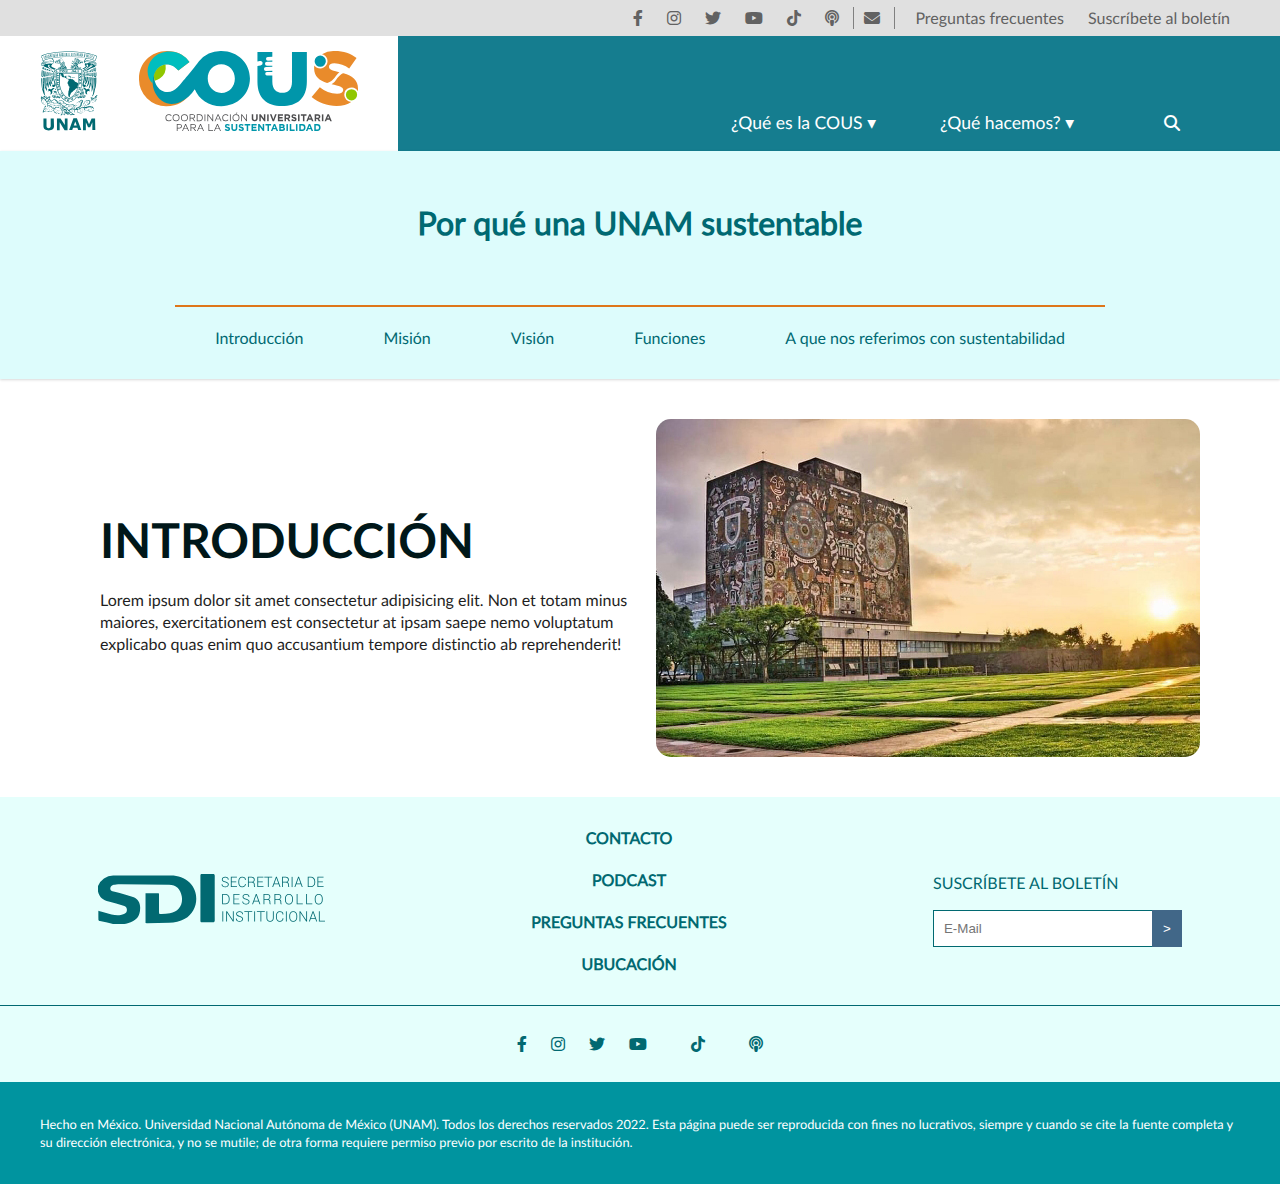
<file: unam-sustentabilidad.html>
<!DOCTYPE html>
<html lang="en">
    <head>
        <meta charset="UTF-8">
        <meta http-equiv="X-UA-Compatible" content="IE=edge">
        <meta name="viewport" content="width=device-width, initial-scale=1.0">
        <link rel="stylesheet" href="css/principal.css"/>
        <link rel="stylesheet" href="css/all.min.css"/>
        <title>COUS</title>
    </head>
    <body>
        <div class="main-container">
            <div class="encabezado-top">
                <div class="redes-sociales">
                    <a href="#">
                        <i class="fa-brands fa-facebook-f"></i>
                        <span>facebook</span>
                    </a>
                    <a href="#">
                        <i class="fa-brands fa-instagram"></i>
                        <span>instagram</span>
                    </a>
                    <a href="#">
                        <i class="fa-brands fa-twitter"></i>
                        <span>twitter</span>
                    </a>
                    <a href="#">
                        <i class="fa-brands fa-youtube"></i>
                        <span>youtube</span>
                    </a>
                    <a href="#">
                        <i class="fa-brands fa-tiktok"></i>
                        <span>tiktok</span>
                    </a>
                    <a href="#">
                        <i class="fa-solid fa-podcast"></i>
                    </a>
                    <a href="#">
                        <i class="fa-solid fa-envelope"></i>
                    </a>

                    <a href="#">
                        Preguntas frecuentes
                    </a>
                    <a href="#">
                        Suscríbete al boletín
                    </a>
                </div>

            </div>
            <div class="encabezado-bottom">
                <div class="logos">
                    <span class="logoUNAM">
                        <a href="#"><img src="img/logo-unam.svg" alt="logo unam"/></a>
                    </span>
                    <span class="logoCOUS">
                        <a href="#"><img src="img/logo-COUS.svg" alt="logo unam"/></a>
                    </span>
                </div>

                <nav role="navigation" class="primary-navigation">
                    <ul>
                        <li>
                            <a class="item" href="#">¿Qué es la COUS &dtrif;</a>
                            <ul class="dropdown">
                                <li>
                                    <a href="#">Por qué una UNAM sustentable</a>
                                </li>
                                <li>
                                    <a href="#">Quiénes somos</a>
                                </li>
                                <li>
                                    <a href="#">Programa de trabajo</a>
                                </li>
                                <li>
                                    <a href="#">Consejo asesor</a>
                                </li>
                                <li>
                                    <a href="#">Marco normativo</a>
                                </li>
                            </ul>
                        </li>
                        <li>
                            <a class="item" href="#">¿Qué hacemos? &dtrif;</a>
                            <ul class="dropdown">
                                <li>
                                    <a href="#">Tareas sustantivas</a>
                                </li>
                                <li>
                                    <a href="#">Campus sustentables</a>
                                </li>
                                <li>
                                    <a href="#">Incidencia para el cambio</a>
                                </li>
                                <li>
                                    <a href="#">Vinculación universitaria</a>
                                </li>
                            </ul>
                        </li>
                    </ul>
                    <a href="#">
                        <i class="fa-solid fa-magnifying-glass"></i>
                    </a>
                </nav>

            </div>

            <div class="contendedor-secundario">

                <div class="menu-secundario">
                <h1>Por qué una UNAM sustentable</h1>

               
                    <ul>
                        <li>
                            <a href="#">Introducción</a>
                        </li>
                        <li>
                            <a href="#">Misión</a>
                        </li>
                        <li>
                            <a href="#">Visión</a>
                        </li>
                        <li>
                            <a href="#">Funciones</a>
                        </li>
                        <li>

                            <a href="#">A que nos referimos con sustentabilidad</a>
                        </li>
                    </ul>
              
            </div>

                <div class="contenedor-info us">
                    <div class="info">
                        <h2>INTRODUCCIÓN</h2>
                        <p>Lorem ipsum dolor sit amet consectetur adipisicing elit. Non et totam minus
                            maiores, exercitationem est consectetur at ipsam saepe nemo voluptatum explicabo
                            quas enim quo accusantium tempore distinctio ab reprehenderit!</p>
                    </div>
                    <img src="img/1.jpg" alt="img">

                </div>
            </div>

            <div class="contenido-pie">

                <div class="pie-top">
                    <div class="logo-SDI">
                        <a
                            class="enlace-sdi"
                            href="#"
                            target="_blank"
                            title="Secretaria de desarrollo institucional">
                            <img src="img/logo-SDI.svg" alt="logo UNAM">
                            <span>Secretaria de desarrollo institucional</span></a >
                    </div>
                    <div class="enlaces">
                        <ul>
                            <li>
                                <a href="#">
                                    Contacto
                                </a>
                            </li>
                            <li>
                                <a href="#">
                                    Podcast
                                </a>
                            </li>
                            <li>
                                <a href="#">
                                    preguntas frecuentes</li>
                            </a>
                            <li>
                                <a href="#">
                                    ubucación</li>
                            </a>
                        </ul>

                    </div>

                    <div class="container__form">
                        <p>Suscríbete al boletín</p>
                        <form class="form">
                            <input type="email" class="form__field" placeholder="E-Mail"/>
                            <button type="button" class="btn btn--primary btn--inside uppercase">></button>
                        </form>
                    </div>

                </div>
                <div class="pie-middle">
                    <div class="redes-sociales">
                        <a href="#">
                            <i class="fa-brands fa-facebook-f"></i>
                            <span>facebook</span>
                        </a>
                        <a href="#">
                            <i class="fa-brands fa-instagram"></i>
                            <span>instagram</span>
                        </a>
                        <a href="#">
                            <i class="fa-brands fa-twitter"></i>
                            <span>twitter</span>
                        </a>
                        <a href="#">
                            <i class="fa-brands fa-youtube"></i>
                            <span>youtube</span>
                        </a>
                        <a href="#">
                            <i class="fa-brands fa-tiktok"></i>
                            <span>tiktok</span>
                        </a>
                        <a href="#">
                            <i class="fa-solid fa-podcast"></i>
                        </a>
                    </div>
                </div>

                <div class="leyenda">
                    <p>Hecho en México. Universidad Nacional Autónoma de México (UNAM). Todos los
                        derechos reservados 2022. Esta página puede ser reproducida con fines no
                        lucrativos, siempre y cuando se cite la fuente completa y su dirección
                        electrónica, y no se mutile; de otra forma requiere permiso previo por escrito
                        de la institución.</p>

                </div>
                <div class="pie-bottom"></div>

            </div>

        </div>

    </body>
</html>
</file>
<file: css/principal.css>
/* webfonts */

@font-face {
    font-family: 'latobold';
    src: url("../fonts/lato-bold-webfont.woff2") format('woff2'), url("../fonts/lato-bold-webfont.woff") format('woff');
    font-weight: normal;
    font-style: normal;
    unicode-range: U+0020-00FE;
    font-display: swap;

}

@font-face {
    font-family: 'latobold_italic';
    src: url("../fonts/lato-bolditalic-webfont.woff2") format('woff2'), url("../fonts/lato-bolditalic-webfont.woff") format('woff');
    font-weight: normal;
    font-style: normal;
    unicode-range: U+0020-00FE;
    font-display: swap;

}

@font-face {
    font-family: 'latoheavy';
    src: url("../fonts/lato-heavy-webfont.woff2") format('woff2'), url("../fonts/lato-heavy-webfont.woff") format('woff');
    font-weight: normal;
    font-style: normal;
    unicode-range: U+0020-00FE;
    font-display: swap;

}

@font-face {
    font-family: 'latolight';
    src: url("../fonts/lato-light-webfont.woff2") format('woff2'), url("../fonts/lato-light-webfont.woff") format('woff');
    font-weight: normal;
    font-style: normal;
    unicode-range: U+0020-00FE;
    font-display: swap;

}

@font-face {
    font-family: 'latomedium';
    src: url("../fonts/lato-medium-webfont.woff2") format('woff2'), url("../fonts/lato-medium-webfont.woff") format('woff');
    font-weight: normal;
    font-style: normal;
    unicode-range: U+0020-00FE;
    font-display: swap;

}

@font-face {
    font-family: 'latoregular';
    src: url("../fonts/lato-regular-webfont.woff2") format('woff2'), url("../fonts/lato-regular-webfont.woff") format('woff');
    font-weight: normal;
    font-style: normal;
    unicode-range: U+0020-00FE;
    font-display: swap;

}

@font-face {
    font-family: 'latobold';
    src: url("../fonts/lato-bold-webfont.woff2") format('woff2'), url("../fonts/lato-bold-webfont.woff") format('woff');
    font-weight: normal;
    font-style: normal;
    unicode-range: U+0020-00FE;
    font-display: swap;

}

@font-face {
    font-family: 'latobold_italic';
    src: url("../fonts/lato-bolditalic-webfont.woff2") format('woff2'), url("../fonts/lato-bolditalic-webfont.woff") format('woff');
    font-weight: normal;
    font-style: normal;
    unicode-range: U+0020-00FE;
    font-display: swap;

}

@font-face {
    font-family: 'latoheavy';
    src: url("../fonts/lato-heavy-webfont.woff2") format('woff2'), url("../fonts/lato-heavy-webfont.woff") format('woff');
    font-weight: normal;
    font-style: normal;
    unicode-range: U+0020-00FE;
    font-display: swap;

}

@font-face {
    font-family: 'latolight';
    src: url("../fonts/lato-light-webfont.woff2") format('woff2'), url("../fonts/lato-light-webfont.woff") format('woff');
    font-weight: normal;
    font-style: normal;
    unicode-range: U+0020-00FE;
    font-display: swap;

}

@font-face {
    font-family: 'latomedium';
    src: url("../fonts/lato-medium-webfont.woff2") format('woff2'), url("../fonts/lato-medium-webfont.woff") format('woff');
    font-weight: normal;
    font-style: normal;
    unicode-range: U+0020-00FE;
    font-display: swap;

}

:root {
    --color-encabezadoTop: #626262;
    --color-text-primarynav: #ffffff;
    --color-texto-contenido: #001719;
    --color-texto-encabezado: #2a2a2a;
    --color-texto-pie: #016971;
    --color-textSec-pie: #8dcbcf;
    --color-titulos-pagina: #002E33;
    --color-titulo-colaborador: #009CAD;
    --color-subtitulos-gral: #535353;
    --font-titulos-pagina: "latobold", Arial, Helvetica, sans-serif;
    --font-titulos-blog-main: "latomedium", Arial, Helvetica, sans-serif;
    --color-body: #F5FFFF;
    --color-texto-verde: #006972;
    --color-naranja: #DE761A;
    --color-texto-gral: #1F1F1F;
    --color-menu-secundario: #DDFCFC;
    --color-bloq: #E2FEFF;
    --color-verde:#84CC15;

}

* {
    box-sizing: border-box;
    list-style: none;
}

body {
    font-size: 16px;
    text-rendering: auto;
    text-rendering: optimizeSpeed;
    text-rendering: optimizeLegibility;
    text-rendering: geometricPrecision;
    -webkit-font-smoothing: antialiased;
    /* Chrome, Safari */
    -moz-osx-font-smoothing: grayscale;
    /* Firefox */
    font-family: "latoregular", Arial, Helvetica, sans-serif;
    margin: 0;
    background-color: var(--color-body);
    color: var(--color-texto-gral);
}

/* Main content */

.main-container {
    display: flex;
    flex-direction: column;
    min-height: 100vh;
    background-color: #ffffff;
}

/* comienza header */

header {
	position: sticky;
	top: 0;
}


.enlace-sdi span,
.redes-sociales span {
    position: absolute;
    clip: rect(1px, 1px, 1px, 1px);
}
.redes-sociales a {
    text-decoration: none;
    color: var(--color-encabezadoTop);
}

.redes-sociales a:nth-last-child(-n+2) {
    padding-left: 20px;
}
.redes-sociales a:nth-child(7) {
    border-left: 1px solid grey;
    border-right: 1px solid grey;
}

.encabezado-top {
    display: flex;
    justify-content: end;
    align-items: center;
    padding: 0 50px;
    background-color: #E0E0E0;
    flex-wrap: wrap;
}
.logoUNAM img {
    height: 80px;

}
.encabezado-bottom {
    background-color: #157D8F;
    display: flex;
    justify-content: space-between;
    align-items: center;
    flex-wrap: wrap;
}
.logoCOUS img {
    max-width: 100%;
    height: 80px;
}

.logos {
    background-color: #fff;
    padding: 15px 40px;
    display: flex;
    flex-wrap: wrap;
    justify-content: center;
}
.logoUNAM {
    margin-right: 40px;
}
.contenido-pie .redes-sociales a:hover,
.redes-sociales a:hover {
    color: #157D8F;
    transition: all 0.2s ease;
}
.redes-sociales a > i {
    margin: 10px;
}

.encabezado-bottom .menu {
    display: flex;
    justify-content: space-around;
    align-items: center;
    background-color: #bfc1bf;
    margin: 0;
    padding: 5px;
    flex-wrap: wrap;
}
.encabezado-bottom .menu li {
    list-style: none;
    text-transform: uppercase;
    margin: 5px;
}
.encabezado-bottom .menu li a {
    text-decoration: none;
    color: var(--color-texto-encabezado);
}

/* menú navegación */

.primary-navigation {
    align-self: end;
    display: flex;
    justify-content: center;
    align-items: center;
    padding: 0 40px;
}

.dropdown::before {
    content: "";
    height: 30px;
    position: absolute;
    width: 100%;
    top: -30px;
}
nav.primary-navigation ul li {
    list-style: none;
    margin: 0 auto;
    display: inline-block;
    padding: 0 30px;
    position: relative;
    text-decoration: none;
    text-align: center;
    font-size: 1.1em;
}

.primary-navigation a:nth-child(2) {
    padding: 0 60px;
    color: var(--color-text-primarynav);
}

nav.primary-navigation :first-child ul li a {
    color: #000000;
    white-space: nowrap;
}
nav.primary-navigation li a {
    color: var(--color-text-primarynav);
}
nav.primary-navigation li a:hover {
    color: #B7003F;
}

nav.primary-navigation li .item:hover {
    color: white;
}
nav.primary-navigation li:hover {
    cursor: pointer;
}
nav.primary-navigation ul li ul {
    visibility: hidden;
    opacity: 0;
    position: absolute;
    padding-left: 0;
    left: 0;
    display: none;
    background: white;
}
nav.primary-navigation ul li ul:hover,
nav.primary-navigation ul li:hover > ul {
    visibility: visible;
    opacity: 1;
    display: block;
    min-width: 250px;
    text-align: left;
    box-shadow: 1px 1px 11px -3px #a4a4a4;
    padding-top: 50px;
    margin-top: 30px;
    border-radius: 10px;
}
nav.primary-navigation ul li ul li {
    clear: both;
    width: 100%;
    text-align: left;
    margin-bottom: 50px;
    border-style: none;
}
nav.primary-navigation ul li ul li a:hover {
    padding-left: 10px;
    border-left: 7px solid #B7003F;
    transition: all 0.2s ease;
    color: #B7003F;
}
a {
    text-decoration: none;
}
ul li ul li a {
    transition: all 0.5s ease;
}

/* PUBLICACIONES */
.container-publicaciones {

    width: 90%;
    margin: 0 auto;

}
.container-publicaciones img {
    width: 100%;
    border-radius: 30px;
    box-shadow: rgba(99, 99, 99, 0.2) 0 2px 8px 0;
}

.lista {
    display: flex;
    flex-wrap: wrap;
    padding: 0;
}
.lista-item {
    display: flex;
    width: 100%;
}

.lista-content {
    display: flex;
    flex-direction: column;
    padding: 2em;
    width: 100%;
}
.lista-content p {
    flex: 1 0 auto;
}

/* Qué es la COUS */

.contendedor-secundario {
    display: flex;
    flex-direction: column;
    align-items: center;
}

.contendedor-secundario h1 {
	color: var(--color-texto-verde);
	margin: 50px auto 50px;
	text-align: center;
}

.menu-secundario {
	display: flex;
	flex-direction: column;
	align-items: center;
	background-color: #DDFCFC;
	width: 100%;
	box-shadow: rgba(0, 0, 0, 0.1) 0px 1px 3px 0px, rgba(0, 0, 0, 0.06) 0px 1px 2px 0px;
}

.menu-secundario ul {
    display: flex;
    margin: 10px;
    padding: 0;
    border-top: 2px solid var(--color-naranja);
    justify-content: space-around;
    flex-wrap: wrap;
}
.menu-secundario ul li {
    margin: 20px;
    list-style: none;
}
.menu-secundario ul li a {
    color: var(--color-texto-verde);
    padding: 5px 20px;

}

.menu-secundario ul li a:hover {
    background-color: var(--color-texto-verde);
    color: var(--color-text-primarynav);
    padding: 5px 20px;
    border-radius: 30px;

}

.contenedor-info {
	display: flex;
	max-width: 1200px;
	padding: 40px;
	flex-wrap: wrap;
	justify-content: center;
	align-items: center;
}

.contenedor-info .info {
    flex: 1;
    padding: 20px;
}

.contenedor-info h2 {
    color: var(--color-texto-contenido);
    margin: 0;
}

.contenedor-info img {
    border-radius: 15px;
    max-width: 100%;
}

.contenedor-info.us h2 {
	font-size: 3em;
    font-family: 'latobold', Arial, Helvetica, sans-serif;
}

/* programa de trabajo */

.contenedor-info.programa-trabajo {
	flex-direction: column;
	width: 100%;
	padding: 0;
	max-width: 100%;
}

.info.pt h2,
.info.pt h3 {
    text-align: center;
}

.programa-trabajo .info {
    padding: 0;
}

.bloq-info {
    margin: auto;
    display: flex;
    flex-direction: column;
    align-items: center;
}
.bloq-info p {
	max-width: 800px;
}

.bloq {
	padding: 40px;
}

.bloq2 img {
    max-width: 100%;
    padding: 20px;
}

.bloq2 {
	display: flex;
	align-items: center;
	flex-direction: column;
	width: 100%;
}

.bloq1, .bloq3 {
    background-color: var(--color-bloq);
    width: 100%;
}

.card-list, .card-list2 {
	display: flex;
	max-width: 1200px;
	margin: auto;
	flex-wrap: wrap;
	justify-content: center;
}
.card {
	padding: 20px;
	background-color: var(--color-body);
	margin: 80px 20px;
	width: 28.3%;
	box-shadow: rgba(0, 0, 0, 0.16) 0 1px 4px;
	position: relative;
	display: flex;
	justify-content: center;
	min-width: 220px;
	border-radius: 0 0 10px 10px;
}
.card-list2 .card {
	width: 28.3%;
	min-width: 350px;
}

.card-titulo {
	position: absolute;
	top: -24px;
	background-color: #00BEBE;
	color: white;
	padding: 10px;
	border-radius: 0 0 10px 10px;
	font-weight: bold;
	font-size: 1.1em;
	text-align: center;
	left: 0;
	right: 0;
	width: 90%;
	margin: auto;
}

.btn-descarga{
        background:var(--color-texto-verde);
        padding: 10px;
        border-radius: 30px;
        color: var(--color-text-primarynav);
        font-weight: bold;
        margin: 20px;
}

/* footer */
.number {
    position: absolute;
    top: -96px;
    height: 90px;
    width: 90px;
    background-color: var(--color-naranja);
    justify-content: center;
    display: flex;
    align-items: center;
    border-radius: 180px;
    font-size: 2em;
    color: white;
    font-family: "latoheavy",Arial, Helvetica, sans-serif;
}

.contenido-pie {
    background-color: #E5FFFC;
    color: var(--color-texto-pie);
    display: flex;
    justify-content: space-between;
    align-items: center;
    margin-top: auto;
    width: 100%;
    flex-wrap: wrap;
    flex-direction: column;
}

.pie-top {
    display: flex;
    justify-content: space-around;
    width: 100%;
    align-items: center;
    flex-wrap: wrap;
    margin: 20px 0;
}

.enlaces ul li {
    list-style: none;
    padding: 10px;
    font-weight: bold;
    text-align: center;
    text-transform: uppercase;
}

.enlaces ul li a {
    color: var(--color-texto-pie);
}
.enlaces ul {
    padding: 0;
    margin: 0;
}
.pie-middle {
    padding: 20px 0;
    width: 100%;
    display: flex;
    justify-content: center;
    border-top: 1px solid var(--color-texto-pie);
}

.container__form .form__field {
    padding: 10px;
    min-width: 220px;
    border: 1px solid var(--color-texto-pie);
}
.container__form button {
    height: 100%;
    color: white;
    background-color: #416788;
    padding: 10px;
    margin-left: -5px;
    border: 1px solid #416788;
}
.container__form p {
    text-transform: uppercase;
}

.leyenda {
    display: flex;
    flex: 1;
    background: #00949F;
    align-items: center;
    padding: 20px;
    min-width: 40%;
    font-size: 0.8em;
    color: #ffffff;
    width: 100%;
    justify-content: center;
}
.leyenda p {

    max-width: 1200px;
}

.contenido-pie .redes-sociales a {
    color: var(--color-texto-pie);
}
.enlace-sdi img {
    height: 50px;
}

/* MARCO NORMATIVO */

.contenedor-info.marco-normativo {
	max-width: 100%;
	padding: 0;
}

.marco-normativo .bloq.bloq1 {
	background-color: var(--color-titulo-colaborador);
}
.marco-normativo h1 {
	margin-bottom: 30px;
}


.marco-normativo h2 {
	text-align: center;
    color: var(--color-menu-secundario);
}

.marco-normativo article:nth-child(3) h2 {
	text-align: center;
	color:var(--color-texto-verde);
}

.marco-normativo .bloq-info.inter a{
    color: var(--color-bloq);
}

.ambito {
	display: flex;
	flex-wrap: wrap;
	justify-content: center;
}

.marco-normativo .bloq-info {
	flex-basis: 40%;
	background-color: var(--color-menu-secundario);
	padding: 40px;
	display: flex;
	align-items: flex-start;
	margin: 20px;
    border-bottom: 10px solid var(--color-verde)
}

.marco-normativo .bloq-info.inter {
	background-color: var(--color-titulo-colaborador);
    color: var(--color-menu-secundario);
    border-bottom: 10px solid var(--color-naranja);
}


/* FUNCIONES */

.bloq1.funcion1 h2 {
	border-bottom: 5px solid var(--color-naranja);
}

.bloq1.funcion2 h2 {
	border-bottom: 5px solid var(--color-titulo-colaborador);
}
.bloq1.funcion3 h2 {
	border-bottom: 5px solid var(--color-verde);
}
.funciones .contendedor-secundario .contenedor-info {
	max-width: 100%;
}

.funciones .contendedor-secundario .bloq1, .bloq3 {
	background-color: var(--color-text-primarynav);
	width: 100%;
}

  .funciones .contenedor-info h2 {
	color: var(--color-texto-contenido);
	margin: auto;
	text-align: center;
	width: 500px;
}

.funciones .bloques {
	display: flex;
	justify-content: center;
	flex-wrap: wrap;
	margin: 40px;
}

.funciones .bloq-info {
	flex-basis: 29%;
	padding: 40px;
	margin: 30px;
	box-shadow: rgba(0, 0, 0, 0.1) 0px 4px 6px -1px, rgba(0, 0, 0, 0.06) 0px 2px 4px -1px;
}


h1{
    font-size: 2em;
}


/* A QUE NOS REFERIMOS */


.parrafo-izq {
	display: flex;
	max-width: 1200px;
	flex-wrap: wrap;
    justify-content: center;
    margin: 20px;
}

.parra-info {
	flex: 1 50%;
	padding: 20px;
	justify-content: center;
	align-items: center;
	display: flex;
}
.img-info {
	max-width: 500px;
	display: flex;
	align-items: center;
}
.parrafo-der {
	display: flex;
	margin: 20px;
    max-width: 1200px;
}
.referimos h2 {
	color: var(--color-texto-verde);
	margin: 50px auto 50px;
	text-align: center;
}


/* TAREAS SUTANTIVAS */

.tareas-sustantivas .contenedor-info {
	flex-direction: column;
}

.tareas-sustantivas img{
    margin: 20px 0;
}

.tareas-sustantivas .bloq-info {
	flex-basis: 40%;
	padding: 40px;
	margin: 30px;
	box-shadow: rgba(0, 0, 0, 0.1) 0px 4px 6px -1px, rgba(0, 0, 0, 0.06) 0px 2px 4px -1px;
}

.tareas-sustantivas .bloques {
	display: flex;
	justify-content: center;
	flex-wrap: wrap;

}

.tareas-sustantivas .contendedor-secundario {
	max-width: 800px;
	margin: auto;
}


/* grandes problemas */
.grandes-problemas .container {  display: grid;
    grid-template-columns: 1fr 1fr 1fr;
    grid-template-rows: 1fr 1fr 1fr;
    gap: 0px 0px;
    grid-auto-flow: row;
    grid-template-areas:
      "menu-activades header-actvidades header-actvidades "
      "menu-activades contenido-actividades contenido-actividades"
      "menu-activades contenido-actividades contenido-actividades";
    width: 100%;
  }
  
  .menu-activades { 
    grid-area: menu-activades;
    background-color:var(--color-titulo-colaborador); 
    color: var(--color-text-primarynav);
}
  
.header-actvidades {
	grid-area: header-actvidades;
	background-color: var(--color-titulo-colaborador);
	color: var(--color-text-primarynav);
	text-align: center;
	text-transform: uppercase;
}
  
  .contenido-actividades { grid-area: contenido-actividades; }
  
  .grandes-problemas .contenedor-info {
	width: 100%;
	max-width: 100%;
	padding: 0;
}

/* Responsive */

@media only screen and (max-width: 540px) {

    .encabezado-top {
        padding: 10px 0;
    }
    .redes-sociales {
        display: flex;
        flex-wrap: wrap;
        justify-content: center;
    }
    .redes-sociales {
        margin: 5px auto;
    }

}
/* @media only screen and (max-width: 350px) {

    .zona-creditos span a {
        margin: 0;
    }
}

@media all and (min-width: 40em) {
    .lista-item {
        width: 50%;
    }
}
*/
@media all and (min-width: 60em) {
    .lista-item {
        width: 33.33%;
    }
}
</file>
